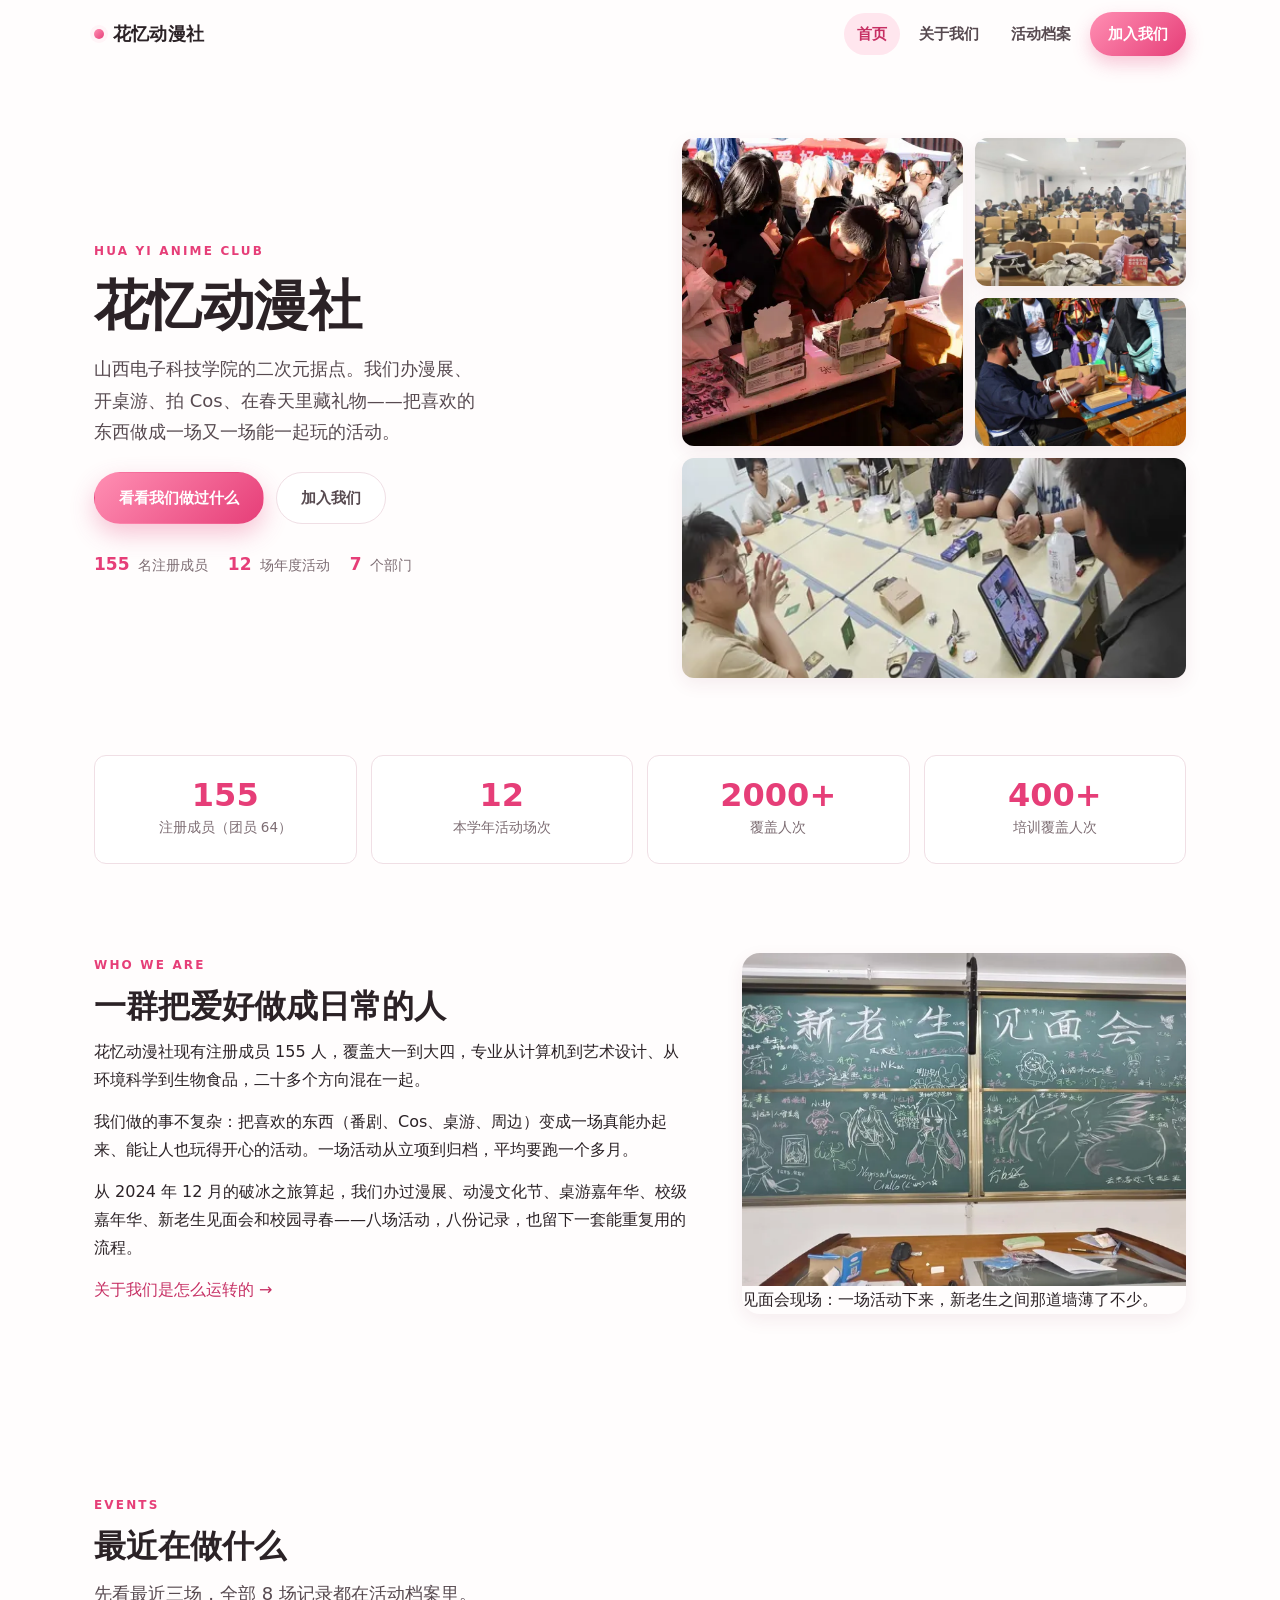
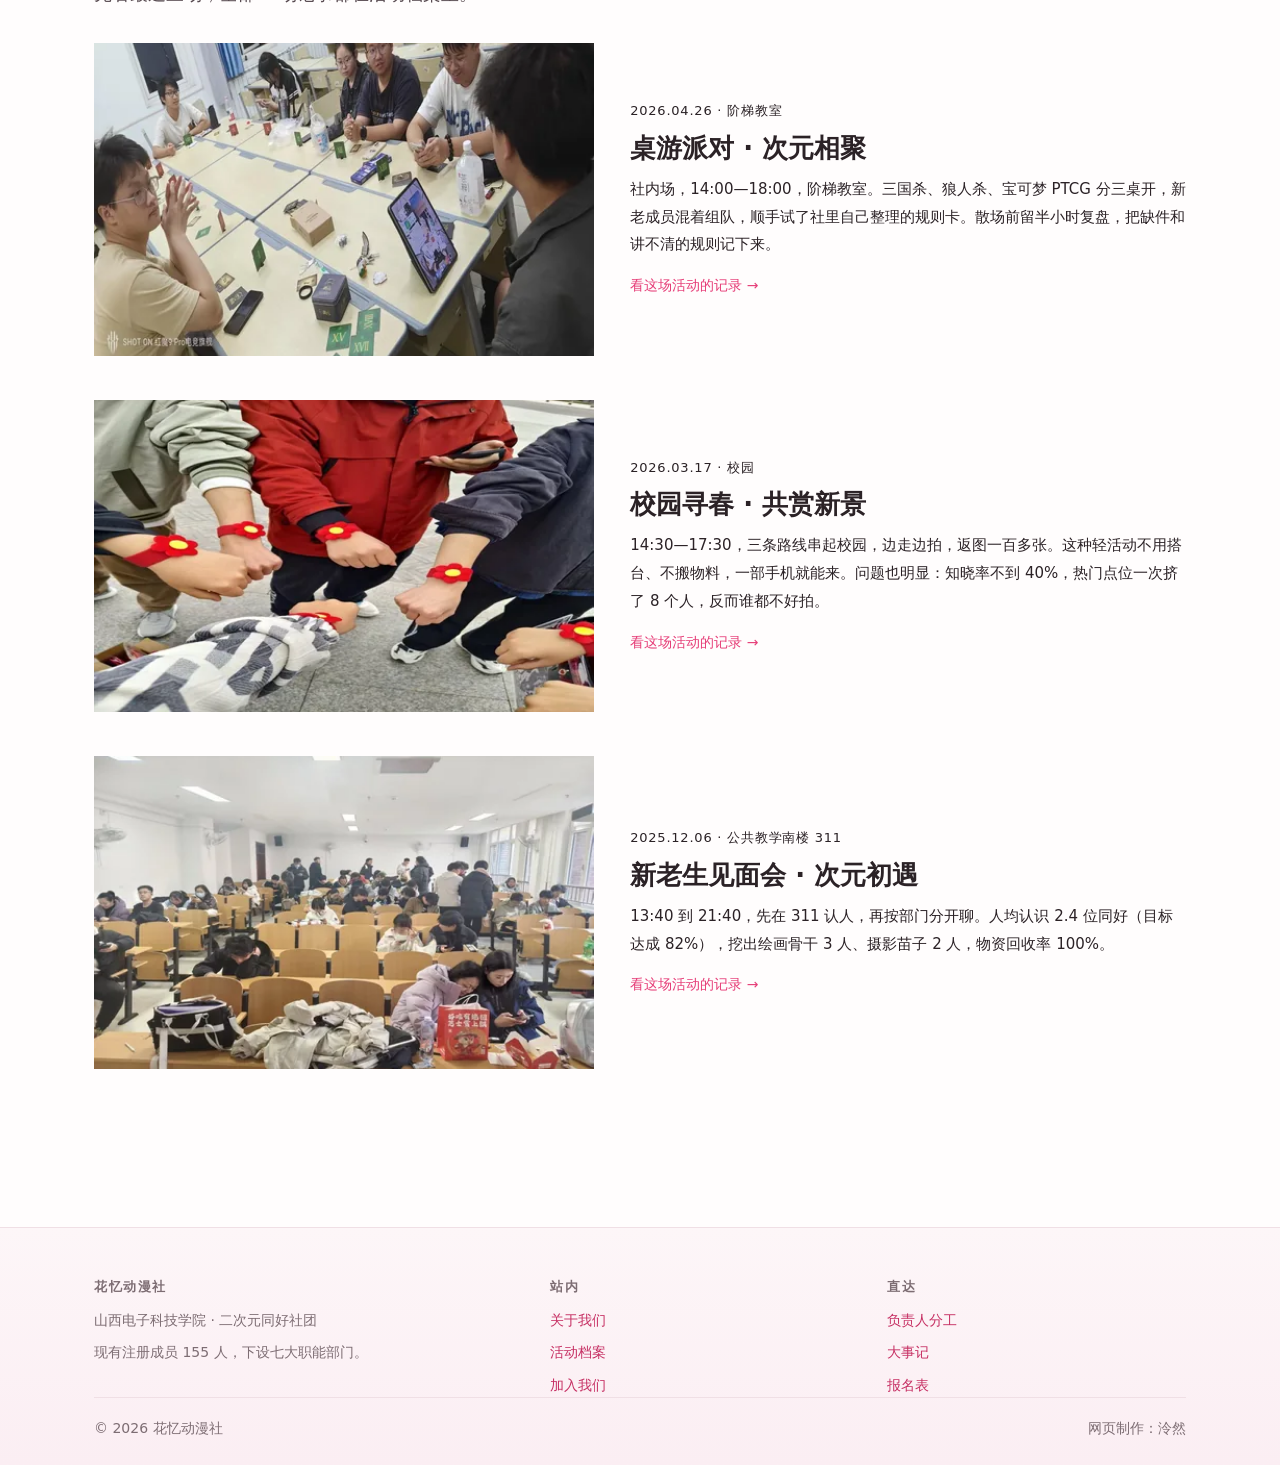
<file: index.html>
<!DOCTYPE html>
<html lang="zh-CN">
<head>
<meta charset="UTF-8">
<meta name="viewport" content="width=device-width, initial-scale=1.0, viewport-fit=cover">
<title>花忆动漫社 · 山西电子科技学院</title>
<meta name="description" content="山西电子科技学院花忆动漫社：漫展、桌游、Cos、宅舞、绘画、配音、摄影。现有注册成员 155 人，本学年 12 场活动、覆盖 2000 余人次。">
<meta property="og:type" content="website">
<meta property="og:title" content="花忆动漫社 · 山西电子科技学院">
<meta property="og:description" content="一个以动漫为核心的综合兴趣社团：漫展、桌游、Cos、宅舞、绘画、配音、摄影。">
<meta property="og:image" content="images/og-cover.jpg">
<meta name="theme-color" content="#fff4f7">
<link rel="icon" href="images/og-cover.jpg">
<script>document.documentElement.classList.add('js');</script>
<link rel="stylesheet" href="style.css">
</head>
<body>
<a class="skip-link" href="#main">跳到主要内容</a>

<header class="site-header" id="site-header">
  <div class="container header-inner">
    <a class="brand" href="index.html"><span class="brand-dot" aria-hidden="true"></span>花忆动漫社</a>
    <button class="menu-toggle" id="menu-toggle" aria-expanded="false" aria-controls="site-nav" aria-label="打开导航菜单">☰</button>
    <nav class="site-nav" id="site-nav" aria-label="主导航">
      <ul>
        <li><a href="index.html" class="is-active" aria-current="page">首页</a></li>
        <li><a href="about.html">关于我们</a></li>
        <li><a href="activities.html">活动档案</a></li>
        <li><a href="join.html" class="nav-cta">加入我们</a></li>
      </ul>
    </nav>
  </div>
</header>

<main id="main">

  <!-- 首屏 -->
  <section class="hero">
    <div class="container hero-grid">
      <div class="hero-copy">
        <p class="eyebrow">Hua Yi Anime Club</p>
        <h1>花忆动漫社</h1>
        <p class="lead">山西电子科技学院的二次元据点。我们办漫展、开桌游、拍 Cos、在春天里藏礼物——把喜欢的东西做成一场又一场能一起玩的活动。</p>
        <div class="btn-row">
          <a class="btn btn-primary" href="activities.html">看看我们做过什么</a>
          <a class="btn btn-ghost" href="join.html">加入我们</a>
        </div>
        <ul class="hero-facts">
          <li><b>155</b> 名注册成员</li>
          <li><b>12</b> 场年度活动</li>
          <li><b>7</b> 个部门</li>
        </ul>
      </div>

      <div class="hero-collage">
        <figure class="hc1">
          <img src="images/opt/booth-01-1200.webp"
               srcset="images/opt/booth-01-768.webp 768w, images/opt/booth-01-1200.webp 1200w"
               sizes="(max-width: 900px) 92vw, 300px"
               width="1920" height="1280" fetchpriority="high" decoding="async"
               alt="社团招新摊位前的同学">
        </figure>
        <figure class="hc2">
          <img src="images/opt/meet-1-768.webp"
               srcset="images/opt/meet-1-480.webp 480w, images/opt/meet-1-768.webp 768w"
               sizes="(max-width: 900px) 44vw, 150px"
               width="1351" height="866" decoding="async"
               alt="见面会现场的黑板报">
        </figure>
        <figure class="hc3">
          <img src="images/opt/manzhan-1-768.webp"
               srcset="images/opt/manzhan-1-480.webp 480w, images/opt/manzhan-1-768.webp 768w"
               sizes="(max-width: 900px) 44vw, 150px"
               width="1165" height="772" decoding="async"
               alt="漫展现场的 Cos 社员">
        </figure>
        <figure class="hc4">
          <img src="images/opt/zhuoyou-1-768.webp"
               srcset="images/opt/zhuoyou-1-480.webp 480w, images/opt/zhuoyou-1-768.webp 768w"
               sizes="(max-width: 900px) 92vw, 300px"
               width="1165" height="772" decoding="async"
               alt="桌游活动现场">
        </figure>
      </div>
    </div>
  </section>

  <!-- 数字 -->
  <section class="stats-band" aria-label="社团数据">
    <ul class="container stats">
      <li class="stat"><b>155</b><span>注册成员（团员 64）</span></li>
      <li class="stat"><b>12</b><span>本学年活动场次</span></li>
      <li class="stat"><b>2000+</b><span>覆盖人次</span></li>
      <li class="stat"><b>400+</b><span>培训覆盖人次</span></li>
    </ul>
  </section>

  <!-- 简介 -->
  <section class="section">
    <div class="container">
      <div class="brief">
        <div>
          <p class="eyebrow">Who we are</p>
          <h2>一群把爱好做成日常的人</h2>
          <p>花忆动漫社现有注册成员 155 人，覆盖大一到大四，专业从计算机到艺术设计、从环境科学到生物食品，二十多个方向混在一起。</p>
          <p>我们做的事不复杂：把喜欢的东西（番剧、Cos、桌游、周边）变成一场真能办起来、能让人也玩得开心的活动。一场活动从立项到归档，平均要跑一个多月。</p>
          <p>从 2024 年 12 月的破冰之旅算起，我们办过漫展、动漫文化节、桌游嘉年华、校级嘉年华、新老生见面会和校园寻春——八场活动，八份记录，也留下一套能重复用的流程。</p>
          <p><a class="text-link" href="about.html">关于我们是怎么运转的 →</a></p>
        </div>
        <figure>
          <img src="images/opt/meet-2-1200.webp"
               srcset="images/opt/meet-2-768.webp 768w, images/opt/meet-2-1200.webp 1200w"
               sizes="(max-width: 900px) 92vw, 520px"
               width="1350" height="866" loading="lazy" decoding="async"
               alt="见面会现场社员围坐">
          <figcaption>见面会现场：一场活动下来，新老生之间那道墙薄了不少。</figcaption>
        </figure>
      </div>
    </div>
  </section>

  <!-- 三场活动 -->
  <section class="section section-alt">
    <div class="container">
      <p class="eyebrow">Events</p>
      <h2>最近在做什么</h2>
      <p class="lead">先看最近三场，全部 8 场记录都在活动档案里。</p>
      <div class="picks">
        <article class="pick">
          <a href="activities.html#zhuoyou">
            <img src="images/opt/zhuoyou-1-768.webp"
                 srcset="images/opt/zhuoyou-1-480.webp 480w, images/opt/zhuoyou-1-768.webp 768w"
                 sizes="(max-width: 760px) 92vw, 340px"
                 width="1165" height="772" loading="lazy" decoding="async"
                 alt="桌游派对现场">
            <div class="pick-body">
              <p class="pick-meta">2026.04.26 · 阶梯教室</p>
              <h3>桌游派对 · 次元相聚</h3>
              <p>社内场，14:00—18:00，阶梯教室。三国杀、狼人杀、宝可梦 PTCG 分三桌开，新老成员混着组队，顺手试了社里自己整理的规则卡。散场前留半小时复盘，把缺件和讲不清的规则记下来。</p>
              <span class="pick-more">看这场活动的记录 →</span>
            </div>
          </a>
        </article>

        <article class="pick">
          <a href="activities.html#shangchun">
            <img src="images/opt/spring-1-768.webp"
                 srcset="images/opt/spring-1-480.webp 480w, images/opt/spring-1-768.webp 768w"
                 sizes="(max-width: 760px) 92vw, 340px"
                 width="1351" height="866" loading="lazy" decoding="async"
                 alt="校园寻春活动现场">
            <div class="pick-body">
              <p class="pick-meta">2026.03.17 · 校园</p>
              <h3>校园寻春 · 共赏新景</h3>
              <p>14:30—17:30，三条路线串起校园，边走边拍，返图一百多张。这种轻活动不用搭台、不搬物料，一部手机就能来。问题也明显：知晓率不到 40%，热门点位一次挤了 8 个人，反而谁都不好拍。</p>
              <span class="pick-more">看这场活动的记录 →</span>
            </div>
          </a>
        </article>

        <article class="pick">
          <a href="activities.html#meet">
            <img src="images/opt/meet-1-768.webp"
                 srcset="images/opt/meet-1-480.webp 480w, images/opt/meet-1-768.webp 768w"
                 sizes="(max-width: 760px) 92vw, 340px"
                 width="1235" height="951" loading="lazy" decoding="async"
                 alt="新老生见面会现场">
            <div class="pick-body">
              <p class="pick-meta">2025.12.06 · 公共教学南楼 311</p>
              <h3>新老生见面会 · 次元初遇</h3>
              <p>13:40 到 21:40，先在 311 认人，再按部门分开聊。人均认识 2.4 位同好（目标达成 82%），挖出绘画骨干 3 人、摄影苗子 2 人，物资回收率 100%。</p>
              <span class="pick-more">看这场活动的记录 →</span>
            </div>
          </a>
        </article>
      </div>
    </div>
  </section>

</main>

<footer class="site-footer">
  <div class="container">
    <div class="footer-grid">
      <div>
        <h4>花忆动漫社</h4>
        <p>山西电子科技学院 · 二次元同好社团</p>
        <p>现有注册成员 155 人，下设七大职能部门。</p>
      </div>
      <div>
        <h4>站内</h4>
        <ul>
          <li><a href="about.html">关于我们</a></li>
          <li><a href="activities.html">活动档案</a></li>
            <li><a href="join.html">加入我们</a></li>
        </ul>
      </div>
      <div>
        <h4>直达</h4>
        <ul>
          <li><a href="about.html#team">负责人分工</a></li>
          <li><a href="about.html#timeline">大事记</a></li>
          <li><a href="join.html#form">报名表</a></li>
        </ul>
      </div>
    </div>
    <p class="footer-bottom"><span>© 2026 花忆动漫社</span><span>网页制作：泠然</span></p>
  </div>
</footer>

<button class="to-top" id="to-top" aria-label="回到顶部">↑</button>

<script src="script.js" defer></script>
</body>
</html>
</file>
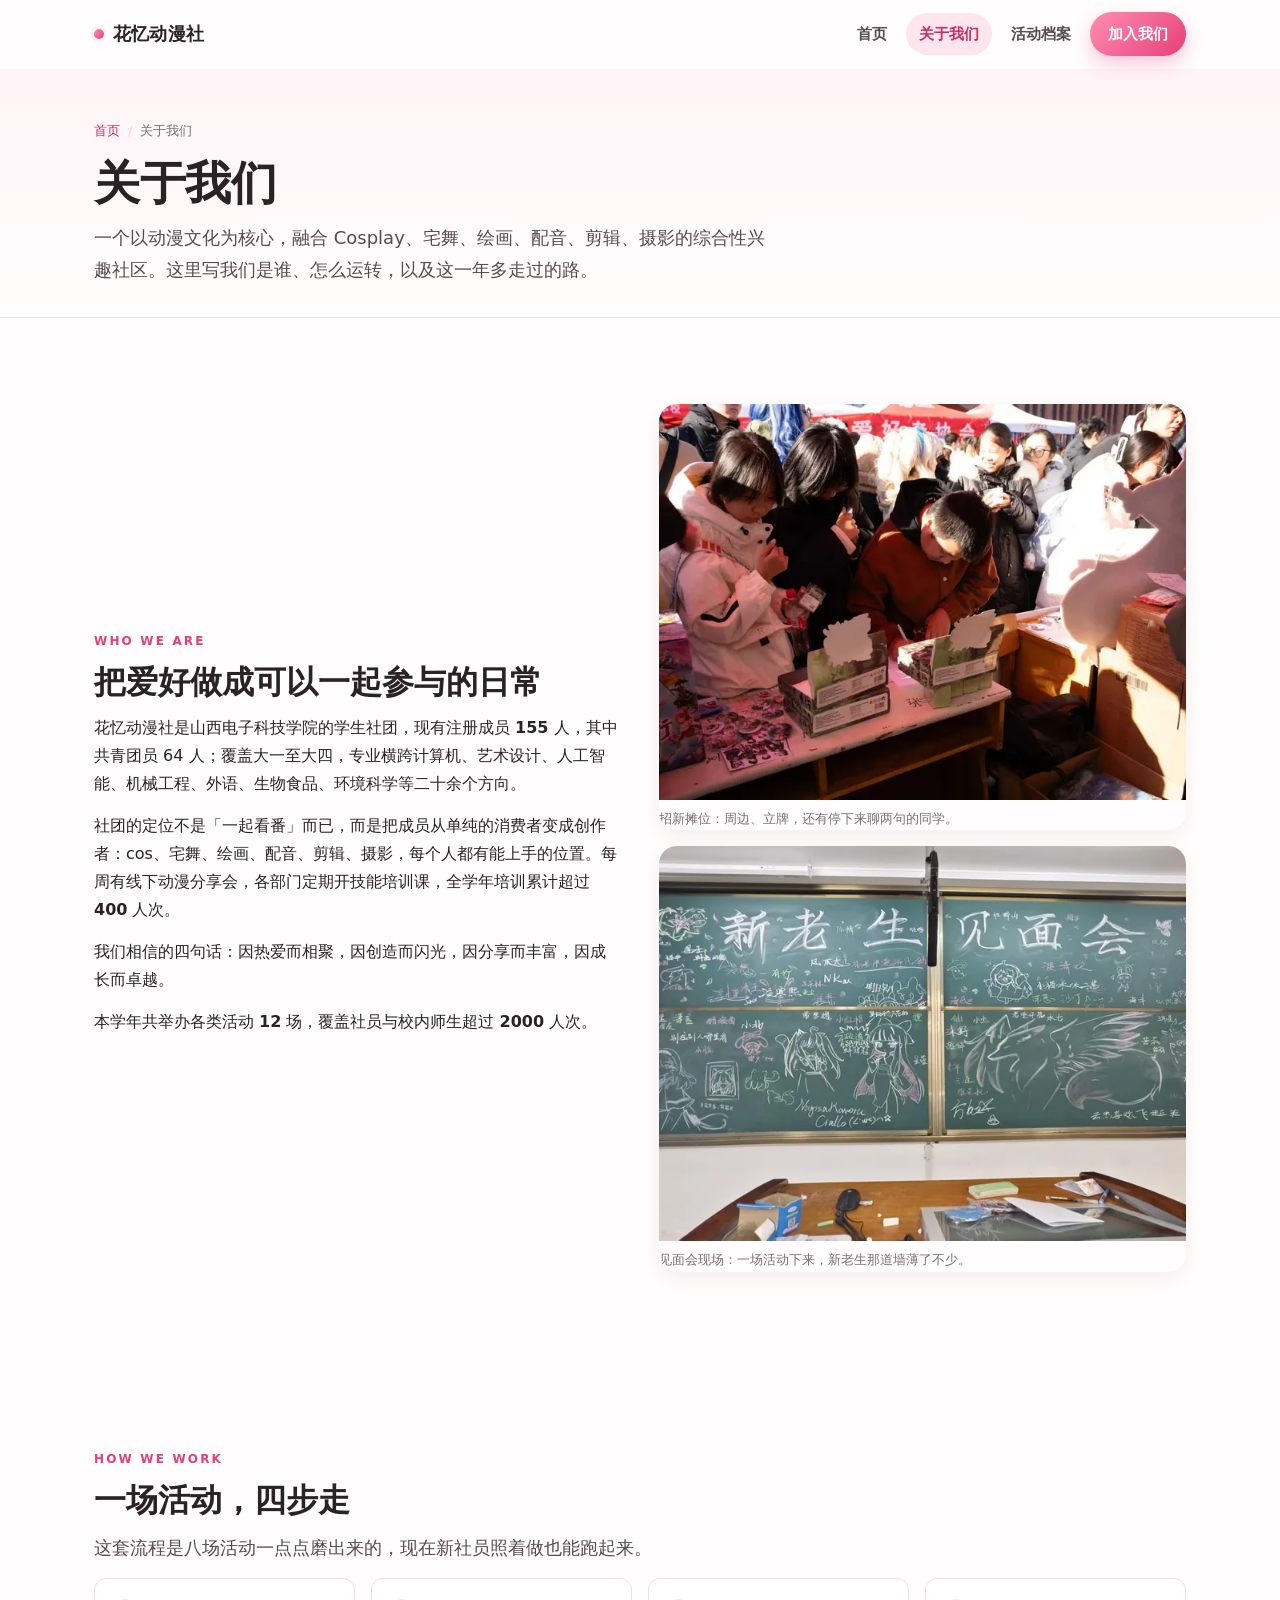
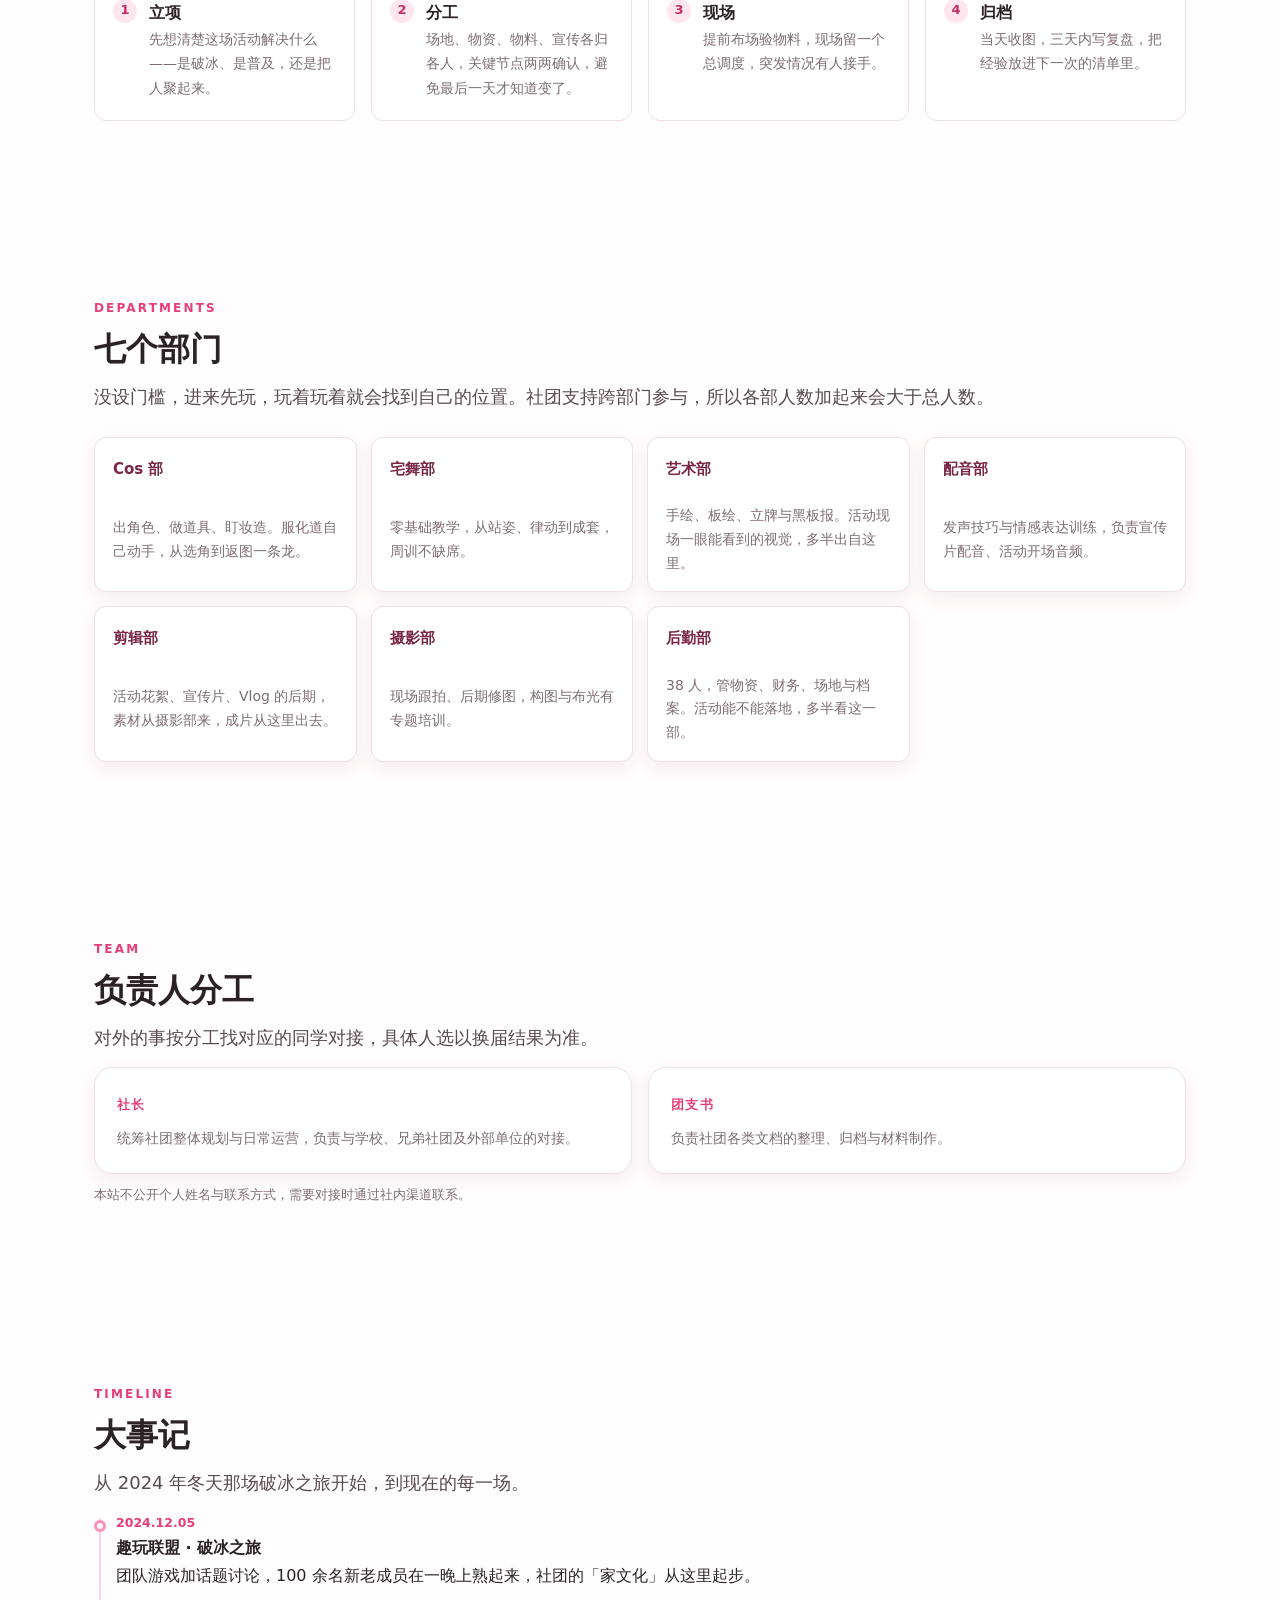
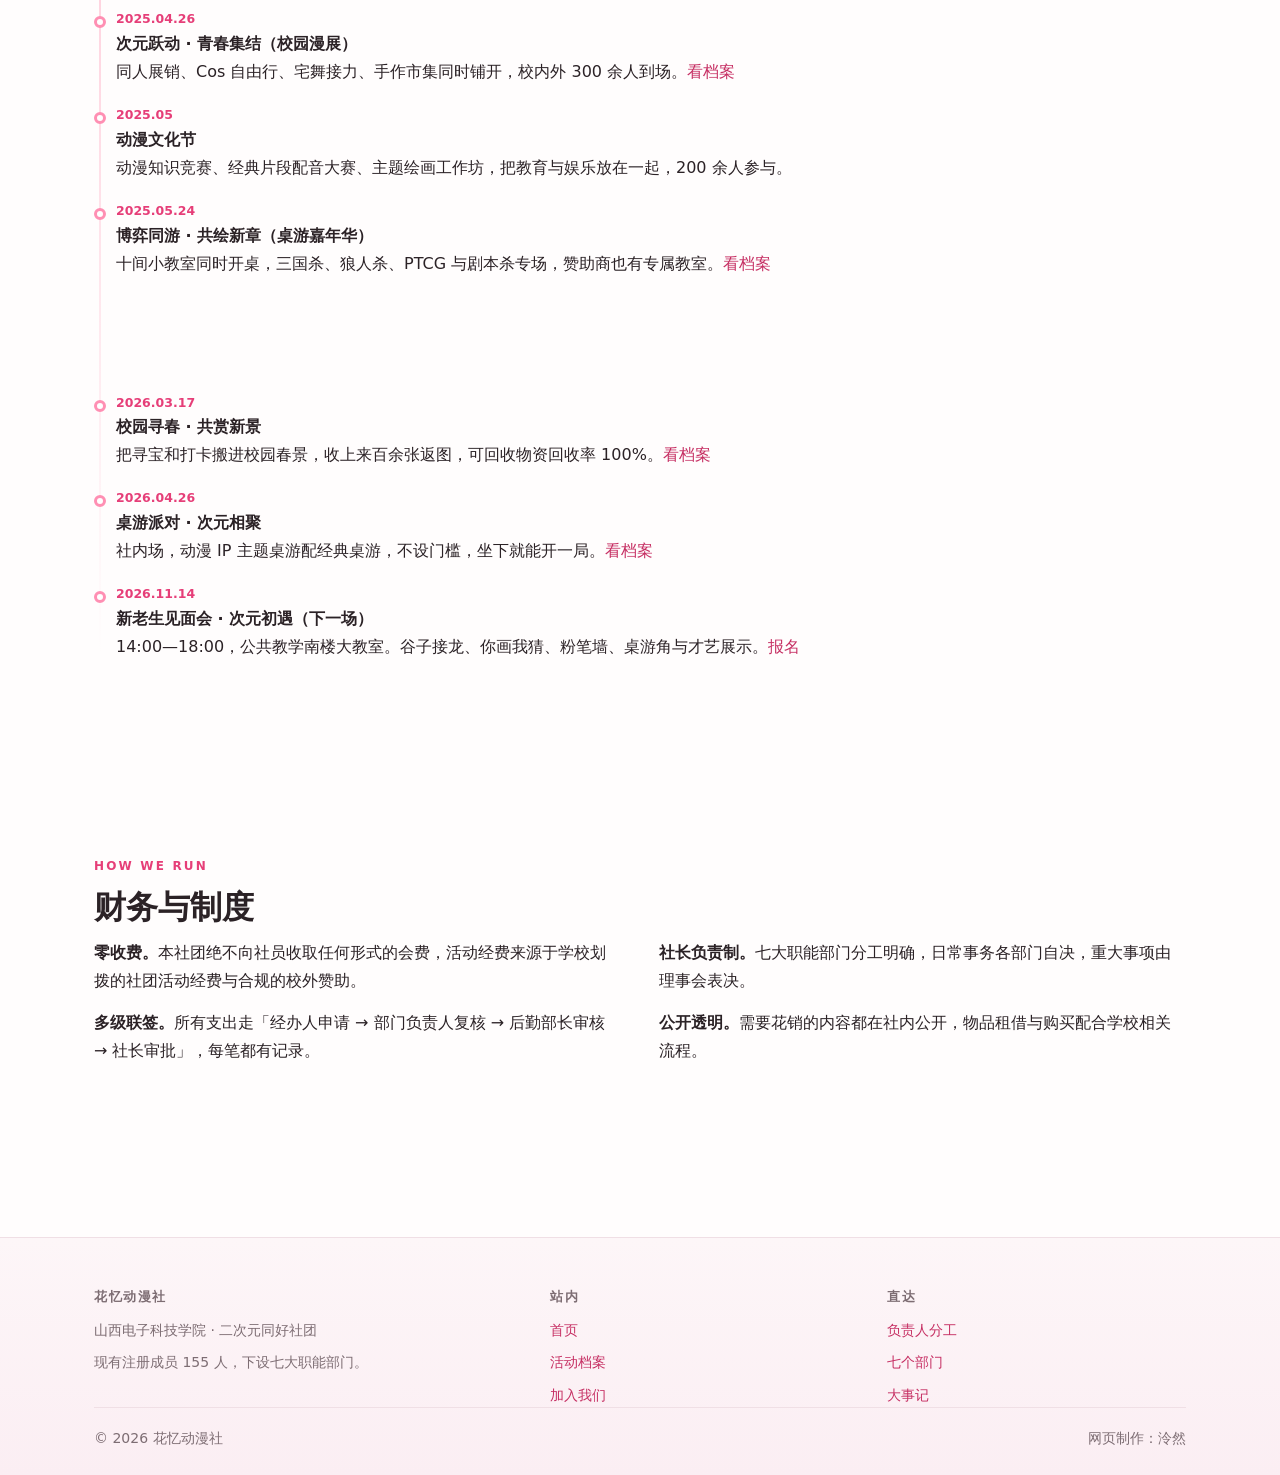
<file: about.html>
<!DOCTYPE html>
<html lang="zh-CN">
<head>
<meta charset="UTF-8">
<meta name="viewport" content="width=device-width, initial-scale=1.0, viewport-fit=cover">
<title>关于我们 · 花忆动漫社</title>
<meta name="description" content="花忆动漫社：以动漫为桥梁的综合性兴趣社团，现有注册成员 155 人，下设七个部门。这里是我们的来历、架构、负责人和大事记。">
<meta property="og:type" content="website">
<meta property="og:title" content="关于我们 · 花忆动漫社">
<meta property="og:description" content="155 名注册成员，七个部门，从破冰之旅到校园漫展，一年十二场活动。">
<meta property="og:image" content="images/og-cover.jpg">
<meta name="theme-color" content="#fff4f7">
<link rel="icon" href="images/og-cover.jpg">
<script>document.documentElement.classList.add('js');</script>
<link rel="stylesheet" href="style.css">
</head>
<body>
<a class="skip-link" href="#main">跳到主要内容</a>

<header class="site-header" id="site-header">
  <div class="container header-inner">
    <a class="brand" href="index.html"><span class="brand-dot" aria-hidden="true"></span>花忆动漫社</a>
    <button class="menu-toggle" id="menu-toggle" aria-expanded="false" aria-controls="site-nav" aria-label="打开导航菜单">☰</button>
    <nav class="site-nav" id="site-nav" aria-label="主导航">
      <ul>
        <li><a href="index.html">首页</a></li>
        <li><a href="about.html" class="is-active" aria-current="page">关于我们</a></li>
        <li><a href="activities.html">活动档案</a></li>
        <li><a href="join.html" class="nav-cta">加入我们</a></li>
      </ul>
    </nav>
  </div>
</header>

<main id="main">

  <section class="page-hero">
    <div class="container">
      <ul class="breadcrumb">
        <li><a href="index.html">首页</a></li>
        <li>关于我们</li>
      </ul>
      <h1>关于我们</h1>
      <p class="lead">一个以动漫文化为核心，融合 Cosplay、宅舞、绘画、配音、剪辑、摄影的综合性兴趣社区。这里写我们是谁、怎么运转，以及这一年多走过的路。</p>
    </div>
  </section>

  <!-- 我们是谁 -->
  <section class="section">
    <div class="container">
      <div class="two-col">
        <div>
          <p class="eyebrow">Who we are</p>
          <h2>把爱好做成可以一起参与的日常</h2>
          <p>花忆动漫社是山西电子科技学院的学生社团，现有注册成员 <b>155</b> 人，其中共青团员 64 人；覆盖大一至大四，专业横跨计算机、艺术设计、人工智能、机械工程、外语、生物食品、环境科学等二十余个方向。</p>
          <p>社团的定位不是「一起看番」而已，而是把成员从单纯的消费者变成创作者：cos、宅舞、绘画、配音、剪辑、摄影，每个人都有能上手的位置。每周有线下动漫分享会，各部门定期开技能培训课，全学年培训累计超过 <b>400</b> 人次。</p>
          <p>我们相信的四句话：因热爱而相聚，因创造而闪光，因分享而丰富，因成长而卓越。</p>
          <p>本学年共举办各类活动 <b>12</b> 场，覆盖社员与校内师生超过 <b>2000</b> 人次。</p>
        </div>
        <div class="two-col-media">
          <figure>
            <img src="images/opt/booth-01-1200.webp"
                 srcset="images/opt/booth-01-768.webp 768w, images/opt/booth-01-1200.webp 1200w"
                 sizes="(max-width: 900px) 92vw, 460px"
                 width="1920" height="1280" loading="lazy" decoding="async"
                 alt="招新摊位前，社员给同学介绍周边">
            <figcaption>招新摊位：周边、立牌，还有停下来聊两句的同学。</figcaption>
          </figure>
          <figure>
            <img src="images/opt/meet-2-1200.webp"
                 srcset="images/opt/meet-2-768.webp 768w, images/opt/meet-2-1200.webp 1200w"
                 sizes="(max-width: 900px) 92vw, 460px"
                 width="1350" height="866" loading="lazy" decoding="async"
                 alt="见面会现场，社员围坐交流">
            <figcaption>见面会现场：一场活动下来，新老生那道墙薄了不少。</figcaption>
          </figure>
        </div>
      </div>
    </div>
  </section>

  <!-- 一场活动四步走 -->
  <section class="section section-alt">
    <div class="container">
      <p class="eyebrow">How we work</p>
      <h2>一场活动，四步走</h2>
      <p class="lead">这套流程是八场活动一点点磨出来的，现在新社员照着做也能跑起来。</p>
      <ol class="steps">
        <li>
          <b>立项</b>
          <p>先想清楚这场活动解决什么——是破冰、是普及，还是把人聚起来。</p>
        </li>
        <li>
          <b>分工</b>
          <p>场地、物资、物料、宣传各归各人，关键节点两两确认，避免最后一天才知道变了。</p>
        </li>
        <li>
          <b>现场</b>
          <p>提前布场验物料，现场留一个总调度，突发情况有人接手。</p>
        </li>
        <li>
          <b>归档</b>
          <p>当天收图，三天内写复盘，把经验放进下一次的清单里。</p>
        </li>
      </ol>
    </div>
  </section>

  <!-- 七个部门 -->
  <section class="section" id="departments">
    <div class="container">
      <p class="eyebrow">Departments</p>
      <h2>七个部门</h2>
      <p class="lead">没设门槛，进来先玩，玩着玩着就会找到自己的位置。社团支持跨部门参与，所以各部人数加起来会大于总人数。</p>
      <div class="dept-grid">
        <article class="dept">
          <b>Cos 部</b>
          <p>出角色、做道具、盯妆造。服化道自己动手，从选角到返图一条龙。</p>
        </article>
        <article class="dept">
          <b>宅舞部</b>
          <p>零基础教学，从站姿、律动到成套，周训不缺席。</p>
        </article>
        <article class="dept">
          <b>艺术部</b>
          <p>手绘、板绘、立牌与黑板报。活动现场一眼能看到的视觉，多半出自这里。</p>
        </article>
        <article class="dept">
          <b>配音部</b>
          <p>发声技巧与情感表达训练，负责宣传片配音、活动开场音频。</p>
        </article>
        <article class="dept">
          <b>剪辑部</b>
          <p>活动花絮、宣传片、Vlog 的后期，素材从摄影部来，成片从这里出去。</p>
        </article>
        <article class="dept">
          <b>摄影部</b>
          <p>现场跟拍、后期修图，构图与布光有专题培训。</p>
        </article>
        <article class="dept">
          <b>后勤部</b>
          <p>38 人，管物资、财务、场地与档案。活动能不能落地，多半看这一部。</p>
        </article>
      </div>
    </div>
  </section>

  <!-- 现任负责人 -->
  <section class="section section-alt" id="team">
    <div class="container">
      <p class="eyebrow">Team</p>
      <h2>负责人分工</h2>
      <p class="lead">对外的事按分工找对应的同学对接，具体人选以换届结果为准。</p>
      <div class="team">
        <article class="member">
          <span class="role">社长</span>
          <p class="duty">统筹社团整体规划与日常运营，负责与学校、兄弟社团及外部单位的对接。</p>
        </article>
        <article class="member">
          <span class="role">团支书</span>
          <p class="duty">负责社团各类文档的整理、归档与材料制作。</p>
        </article>
      </div>
      <p class="small-note">本站不公开个人姓名与联系方式，需要对接时通过社内渠道联系。</p>
    </div>
  </section>

  <!-- 大事记 -->
  <section class="section" id="timeline">
    <div class="container">
      <p class="eyebrow">Timeline</p>
      <h2>大事记</h2>
      <p class="lead">从 2024 年冬天那场破冰之旅开始，到现在的每一场。</p>
      <ol class="timeline">
        <li>
          <time datetime="2024-12-05">2024.12.05</time>
          <div>
            <b>趣玩联盟 · 破冰之旅</b>
            <p>团队游戏加话题讨论，100 余名新老成员在一晚上熟起来，社团的「家文化」从这里起步。</p>
          </div>
        </li>
        <li>
          <time datetime="2025-04-26">2025.04.26</time>
          <div>
            <b>次元跃动 · 青春集结（校园漫展）</b>
            <p>同人展销、Cos 自由行、宅舞接力、手作市集同时铺开，校内外 300 余人到场。<a href="activities.html#manzhan">看档案</a></p>
          </div>
        </li>
        <li>
          <time datetime="2025-05">2025.05</time>
          <div>
            <b>动漫文化节</b>
            <p>动漫知识竞赛、经典片段配音大赛、主题绘画工作坊，把教育与娱乐放在一起，200 余人参与。</p>
          </div>
        </li>
        <li>
          <time datetime="2025-05-24">2025.05.24</time>
          <div>
            <b>博弈同游 · 共绘新章（桌游嘉年华）</b>
            <p>十间小教室同时开桌，三国杀、狼人杀、PTCG 与剧本杀专场，赞助商也有专属教室。<a href="activities.html#boyi">看档案</a></p>
          </div>
        </li>
        <li>
          <time datetime="2025-12-06">2025.12.06</time>
          <div>
            <b>新老生见面会 · 次元初遇</b>
            <p>70 人到场，人均认识 2.4 名同好，还从游戏里挖出了绘画骨干 3 人、摄影苗子 2 人。<a href="activities.html#meet">看档案</a></p>
          </div>
        </li>
        <li>
          <time datetime="2026-03-17">2026.03.17</time>
          <div>
            <b>校园寻春 · 共赏新景</b>
            <p>把寻宝和打卡搬进校园春景，收上来百余张返图，可回收物资回收率 100%。<a href="activities.html#shangchun">看档案</a></p>
          </div>
        </li>
        <li>
          <time datetime="2026-04-26">2026.04.26</time>
          <div>
            <b>桌游派对 · 次元相聚</b>
            <p>社内场，动漫 IP 主题桌游配经典桌游，不设门槛，坐下就能开一局。<a href="activities.html#zhuoyou">看档案</a></p>
          </div>
        </li>
        <li class="is-next">
          <time datetime="2026-11-14">2026.11.14</time>
          <div>
            <b>新老生见面会 · 次元初遇（下一场）</b>
            <p>14:00—18:00，公共教学南楼大教室。谷子接龙、你画我猜、粉笔墙、桌游角与才艺展示。<a href="join.html#form">报名</a></p>
          </div>
        </li>
      </ol>
    </div>
  </section>

  <!-- 制度 -->
  <section class="section section-alt">
    <div class="container">
      <p class="eyebrow">How we run</p>
      <h2>财务与制度</h2>
      <div class="two-col">
        <div>
          <p><b>零收费。</b>本社团绝不向社员收取任何形式的会费，活动经费来源于学校划拨的社团活动经费与合规的校外赞助。</p>
          <p><b>多级联签。</b>所有支出走「经办人申请 → 部门负责人复核 → 后勤部长审核 → 社长审批」，每笔都有记录。</p>
        </div>
        <div>
          <p><b>社长负责制。</b>七大职能部门分工明确，日常事务各部门自决，重大事项由理事会表决。</p>
          <p><b>公开透明。</b>需要花销的内容都在社内公开，物品租借与购买配合学校相关流程。</p>
        </div>
      </div>
    </div>
  </section>

</main>

<footer class="site-footer">
  <div class="container">
    <div class="footer-grid">
      <div>
        <h4>花忆动漫社</h4>
        <p>山西电子科技学院 · 二次元同好社团</p>
        <p>现有注册成员 155 人，下设七大职能部门。</p>
      </div>
      <div>
        <h4>站内</h4>
        <ul>
          <li><a href="index.html">首页</a></li>
          <li><a href="activities.html">活动档案</a></li>
            <li><a href="join.html">加入我们</a></li>
        </ul>
      </div>
      <div>
        <h4>直达</h4>
        <ul>
          <li><a href="#team">负责人分工</a></li>
          <li><a href="#departments">七个部门</a></li>
          <li><a href="#timeline">大事记</a></li>
        </ul>
      </div>
    </div>
    <p class="footer-bottom"><span>© 2026 花忆动漫社</span><span>网页制作：泠然</span></p>
  </div>
</footer>

<button class="to-top" id="to-top" aria-label="回到顶部">↑</button>

<script src="script.js" defer></script>
</body>
</html>
</file>
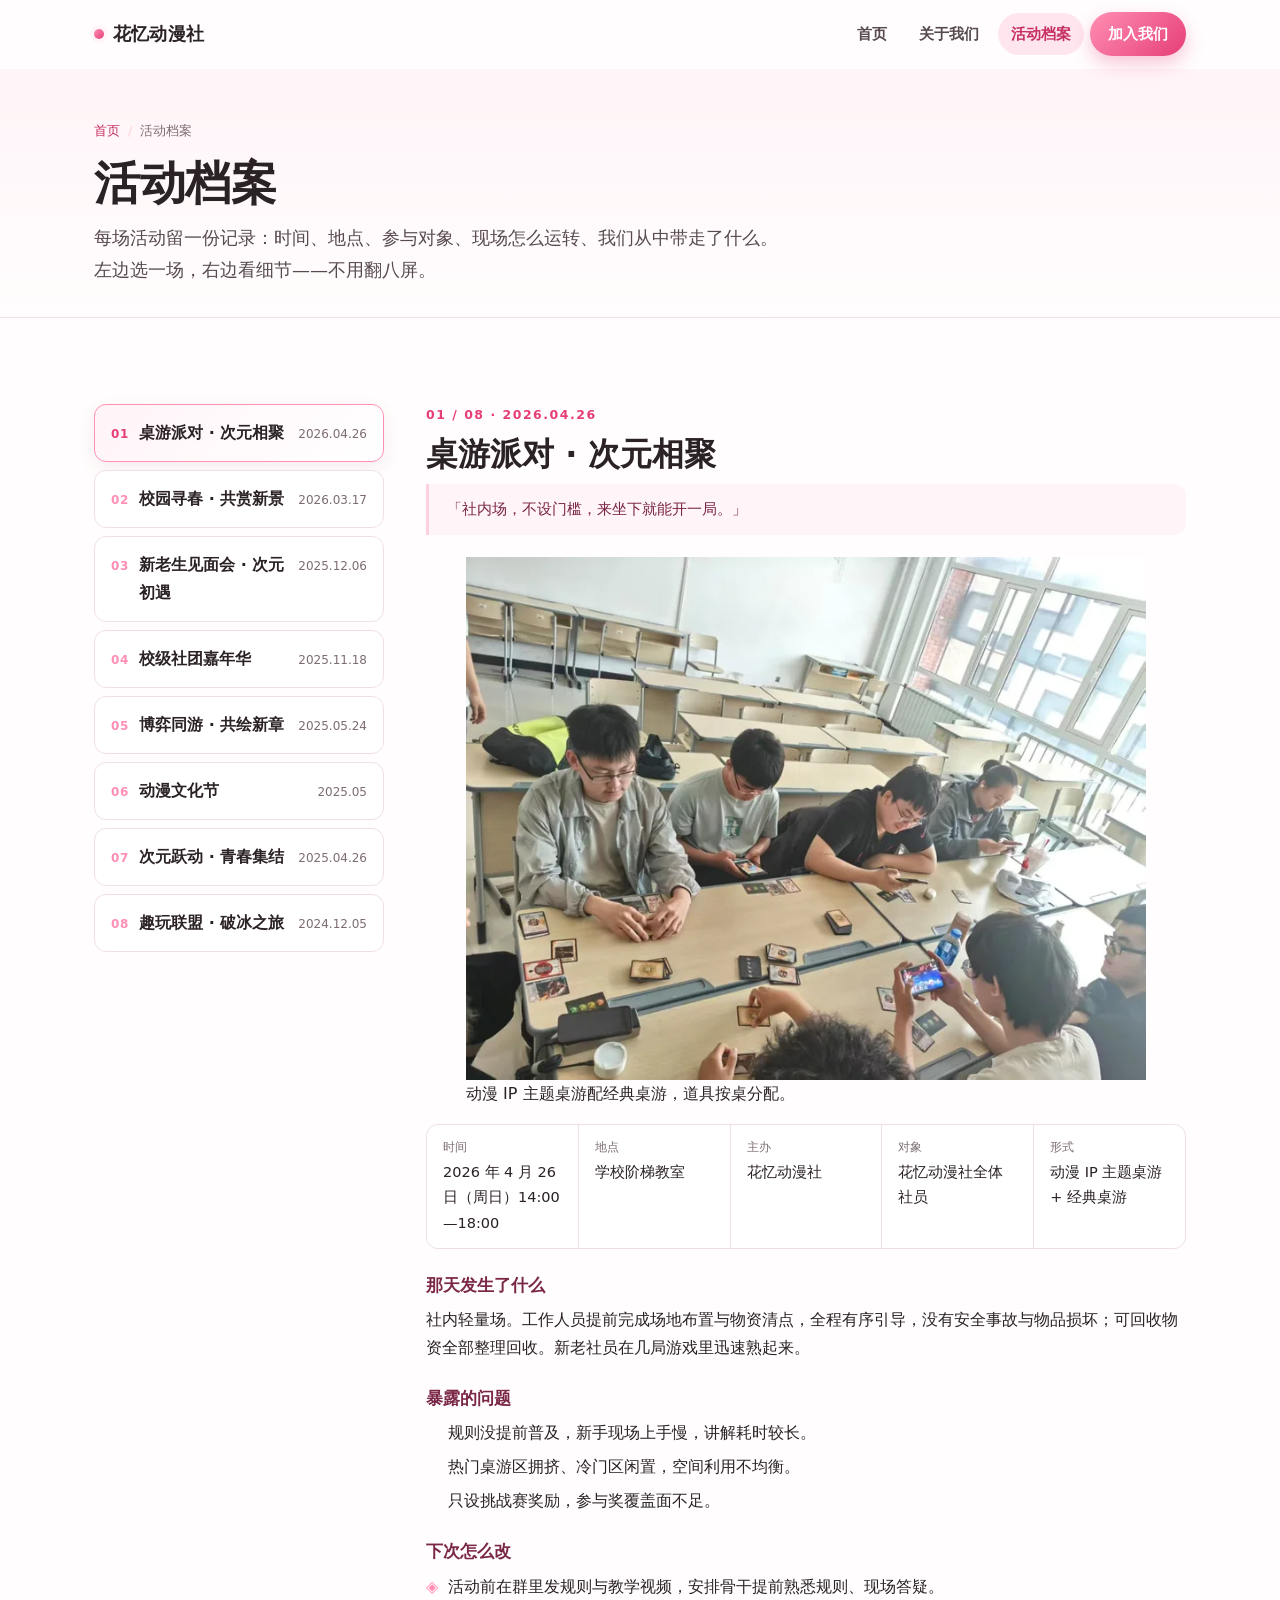
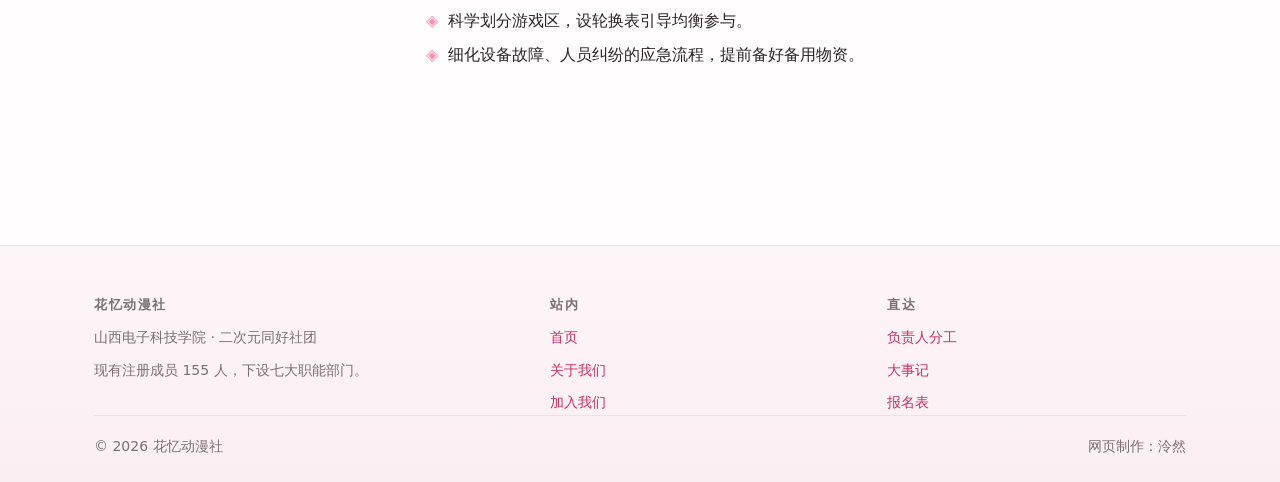
<file: activities.html>
<!DOCTYPE html>
<html lang="zh-CN">
<head>
<meta charset="UTF-8">
<meta name="viewport" content="width=device-width, initial-scale=1.0, viewport-fit=cover">
<title>活动档案 · 花忆动漫社</title>
<meta name="description" content="花忆动漫社八场活动的完整档案：时间、地点、参与对象、现场怎么运转、我们学到什么。每场一份记录，同一页内切换查看。">
<meta property="og:type" content="website">
<meta property="og:title" content="活动档案 · 花忆动漫社">
<meta property="og:description" content="校园漫展、桌游嘉年华、新老生见面会、校园寻春、桌游派对——五份完整记录。">
<meta property="og:image" content="images/og-cover.jpg">
<meta name="theme-color" content="#fff4f7">
<link rel="icon" href="images/og-cover.jpg">
<script>document.documentElement.classList.add('js');</script>
<link rel="stylesheet" href="style.css">
</head>
<body>
<a class="skip-link" href="#main">跳到主要内容</a>

<header class="site-header" id="site-header">
  <div class="container header-inner">
    <a class="brand" href="index.html"><span class="brand-dot" aria-hidden="true"></span>花忆动漫社</a>
    <button class="menu-toggle" id="menu-toggle" aria-expanded="false" aria-controls="site-nav" aria-label="打开导航菜单">☰</button>
    <nav class="site-nav" id="site-nav" aria-label="主导航">
      <ul>
        <li><a href="index.html">首页</a></li>
        <li><a href="about.html">关于我们</a></li>
        <li><a href="activities.html" class="is-active" aria-current="page">活动档案</a></li>
        <li><a href="join.html" class="nav-cta">加入我们</a></li>
      </ul>
    </nav>
  </div>
</header>

<main id="main">

  <section class="page-hero">
    <div class="container">
      <ul class="breadcrumb">
        <li><a href="index.html">首页</a></li>
        <li>活动档案</li>
      </ul>
      <h1>活动档案</h1>
      <p class="lead">每场活动留一份记录：时间、地点、参与对象、现场怎么运转、我们从中带走了什么。左边选一场，右边看细节——不用翻八屏。</p>
    </div>
  </section>

  <section class="section">
    <div class="container">
      <div class="archive" data-archive>

        <div class="archive-nav" role="tablist" aria-orientation="vertical" aria-label="活动列表">
          <a class="act-tab is-active" id="tab-zhuoyou" href="#zhuoyou" role="tab" aria-controls="zhuoyou" aria-selected="true" tabindex="0" data-act="zhuoyou">
            <span class="no">01</span><span class="t">桌游派对 · 次元相聚</span><span class="d">2026.04.26</span>
          </a>
          <a class="act-tab" id="tab-shangchun" href="#shangchun" role="tab" aria-controls="shangchun" aria-selected="false" tabindex="-1" data-act="shangchun">
            <span class="no">02</span><span class="t">校园寻春 · 共赏新景</span><span class="d">2026.03.17</span>
          </a>
          <a class="act-tab" id="tab-meet" href="#meet" role="tab" aria-controls="meet" aria-selected="false" tabindex="-1" data-act="meet">
            <span class="no">03</span><span class="t">新老生见面会 · 次元初遇</span><span class="d">2025.12.06</span>
          </a>
          <a class="act-tab" id="tab-jianianhua" href="#jianianhua" role="tab" aria-controls="jianianhua" aria-selected="false" tabindex="-1" data-act="jianianhua">
            <span class="no">04</span><span class="t">校级社团嘉年华</span><span class="d">2025.11.18</span>
          </a>
          <a class="act-tab" id="tab-boyi" href="#boyi" role="tab" aria-controls="boyi" aria-selected="false" tabindex="-1" data-act="boyi">
            <span class="no">05</span><span class="t">博弈同游 · 共绘新章</span><span class="d">2025.05.24</span>
          </a>
          <a class="act-tab" id="tab-wenhua" href="#wenhua" role="tab" aria-controls="wenhua" aria-selected="false" tabindex="-1" data-act="wenhua">
            <span class="no">06</span><span class="t">动漫文化节</span><span class="d">2025.05</span>
          </a>
          <a class="act-tab" id="tab-manzhan" href="#manzhan" role="tab" aria-controls="manzhan" aria-selected="false" tabindex="-1" data-act="manzhan">
            <span class="no">07</span><span class="t">次元跃动 · 青春集结</span><span class="d">2025.04.26</span>
          </a>
          <a class="act-tab" id="tab-pocheng" href="#pocheng" role="tab" aria-controls="pocheng" aria-selected="false" tabindex="-1" data-act="pocheng">
            <span class="no">08</span><span class="t">趣玩联盟 · 破冰之旅</span><span class="d">2024.12.05</span>
          </a>
        </div>

        <div class="archive-panels">
          <p id="act-status" class="sr-only" role="status" aria-live="polite"></p>

          <!-- ================= 01 桌游派对 · 次元相聚 ================= -->          <article class="act-panel is-active" id="zhuoyou" role="tabpanel" aria-labelledby="tab-zhuoyou" tabindex="0" data-act="zhuoyou">
            <header class="panel-head">
              <p class="panel-no">01 / 08 · 2026.04.26</p>
              <h2>桌游派对 · 次元相聚</h2>
              <p class="panel-quote">「社内场，不设门槛，来坐下就能开一局。」</p>
            </header>

            <figure>
              <img src="images/opt/party-1-1200.webp"
                   srcset="images/opt/party-1-768.webp 768w, images/opt/party-1-1200.webp 1200w"
                   sizes="(max-width: 900px) 92vw, 620px"
                   width="1235" height="951" decoding="async"
                   alt="桌游派对现场的牌桌与道具">
              <figcaption>动漫 IP 主题桌游配经典桌游，道具按桌分配。</figcaption>
            </figure>

            <dl class="fact-list">
              <div><dt>时间</dt><dd>2026 年 4 月 26 日（周日）14:00—18:00</dd></div>
              <div><dt>地点</dt><dd>学校阶梯教室</dd></div>
              <div><dt>主办</dt><dd>花忆动漫社</dd></div>
              <div><dt>对象</dt><dd>花忆动漫社全体社员</dd></div>
              <div><dt>形式</dt><dd>动漫 IP 主题桌游 + 经典桌游</dd></div>
            </dl>

            <h3>那天发生了什么</h3>
            <p>社内轻量场。工作人员提前完成场地布置与物资清点，全程有序引导，没有安全事故与物品损坏；可回收物资全部整理回收。新老社员在几局游戏里迅速熟起来。</p>

            <h3>暴露的问题</h3>
            <ul class="ticks">
              <li>规则没提前普及，新手现场上手慢，讲解耗时较长。</li>
              <li>热门桌游区拥挤、冷门区闲置，空间利用不均衡。</li>
              <li>只设挑战赛奖励，参与奖覆盖面不足。</li>
            </ul>

            <h3>下次怎么改</h3>
            <ul class="ticks keep">
              <li>活动前在群里发规则与教学视频，安排骨干提前熟悉规则、现场答疑。</li>
              <li>科学划分游戏区，设轮换表引导均衡参与。</li>
              <li>细化设备故障、人员纠纷的应急流程，提前备好备用物资。</li>
            </ul>
          </article>

          <!-- ================= 02 校园寻春 · 共赏新景 ================= -->          <article class="act-panel" id="shangchun" role="tabpanel" aria-labelledby="tab-shangchun" tabindex="0" data-act="shangchun">
            <header class="panel-head">
              <p class="panel-no">02 / 08 · 2026.03.17</p>
              <h2>校园寻春 · 共赏新景</h2>
              <p class="panel-quote">「走出教室，在熟悉的校园里发现新的季节。」</p>
            </header>

            <figure>
              <img src="images/opt/spring-1-1200.webp"
                   srcset="images/opt/spring-1-768.webp 768w, images/opt/spring-1-1200.webp 1200w"
                   sizes="(max-width: 900px) 92vw, 620px"
                   width="1351" height="866" decoding="async"
                   alt="校园寻春活动现场">
              <figcaption>寻宝点在草坪、花坛与教学楼周边分散布置。</figcaption>
            </figure>

            <dl class="fact-list">
              <div><dt>时间</dt><dd>2026 年 3 月 17 日（周二）14:30—17:30</dd></div>
              <div><dt>地点</dt><dd>校园区域（草坪、花坛、教学楼周边等春景集中区域）</dd></div>
              <div><dt>主办</dt><dd>花忆动漫社</dd></div>
              <div><dt>对象</dt><dd>全体在校师生</dd></div>
              <div><dt>产出</dt><dd>春日打卡返图百余张</dd></div>
            </dl>

            <h3>那天发生了什么</h3>
            <p>把「寻宝 + 打卡」做成低门槛的户外玩法：礼品分成若干点位藏在春景集中区，参与者在校园里走动、拍照、找点。现场收集师生春日打卡返图百余张，可回收物资回收率 100%，全程没有踩踏、花草损坏、物品遗失。</p>

            <h3>暴露的问题</h3>
            <ul class="ticks">
              <li>点位规划不均：礼品集中在热门春景区，高峰时 8 人同时扎堆，冷僻点位几乎没人。</li>
              <li>宣传覆盖有限：只走班级群和校园公告，没联动校园新媒体，部分师生知晓率不足 40%。</li>
              <li>互动形式单一：只有寻宝核心环节，缺打卡、摄影征集、作品展示等配套。</li>
            </ul>

            <h3>下次怎么改</h3>
            <ul class="ticks keep">
              <li>按人流量与区域面积给春景区域分级分区，均衡投放礼品，设梯度寻宝规则。</li>
              <li>增设春日打卡点、校园春景摄影征集、线上作品投票，做二次传播。</li>
              <li>准备备用礼品，分区域巡查补货，各区域设指引岗。</li>
            </ul>
          </article>

          <!-- ================= 03 新老生见面会 · 次元初遇 ================= -->          <article class="act-panel" id="meet" role="tabpanel" aria-labelledby="tab-meet" tabindex="0" data-act="meet">
            <header class="panel-head">
              <p class="panel-no">03 / 08 · 2025.12.06</p>
              <h2>新老生见面会 · 次元初遇</h2>
              <p class="panel-quote">「一场活动下来，新老生之间那道墙薄了不少。」</p>
            </header>

            <figure>
              <img src="images/opt/meet-1-1200.webp"
                   srcset="images/opt/meet-1-768.webp 768w, images/opt/meet-1-1200.webp 1200w"
                   sizes="(max-width: 900px) 92vw, 620px"
                   width="1351" height="866" decoding="async"
                   alt="见面会现场的黑板报">
              <figcaption>311 教室的黑板报，美术部提前两天画的。</figcaption>
            </figure>

            <dl class="fact-list">
              <div><dt>时间</dt><dd>2025 年 12 月 6 日（周六）13:40—21:40</dd></div>
              <div><dt>地点</dt><dd>公共教学南楼 311 大教室</dd></div>
              <div><dt>主办</dt><dd>花忆动漫社</dd></div>
              <div><dt>对象</dt><dd>2025 级新社员 + 老社员，凭报名表入场</dd></div>
              <div><dt>规模</dt><dd>到场社员 70 人</dd></div>
            </dl>

            <h3>做了什么</h3>
            <p>以「轻社交、深链接」为核心，用谷子接龙和抽奖安利破冰，中间穿插社团介绍、你画我猜、粉笔墙自由作画。人均认识 <b>2.4</b> 名同好，达到「每人至少认识 3 位」目标的 82%；你画我猜环节挖出绘画骨干 3 人、摄影苗子 2 人；吧唧、UNO 等可回收道具回收率 100%。</p>

            <h3>暴露的问题</h3>
            <ul class="ticks">
              <li>时间压缩失衡：社团介绍实际用了 19 分钟，超出预定 4 分钟。</li>
              <li>粉笔墙容量不足：高峰时 5 人同时作画，出现「排队 5 分钟、作画 30 秒」。</li>
              <li>奖品结构单一：抽奖只设吧唧，参与者获得感下降。</li>
              <li>噪音管控不足：桌游区没有隔音，影响其他环节与周边教室。</li>
            </ul>

            <h3>下次怎么改</h3>
            <ul class="ticks keep">
              <li>社团介绍固定为「10 分钟视频 + 5 分钟问答」。</li>
              <li>申请相邻两间教室，粉笔墙分区同步作画。</li>
              <li>丰富奖池，增加多种物料。</li>
              <li>桌游区安排专人实时提醒音量，提前规划独立分区。</li>
            </ul>
          </article>

          <!-- ================= 04 校级社团嘉年华 ================= -->          <article class="act-panel" id="jianianhua" role="tabpanel" aria-labelledby="tab-jianianhua" tabindex="0" data-act="jianianhua">
            <header class="panel-head">
              <p class="panel-no">04 / 08 · 2025.11.18</p>
              <h2>校级社团嘉年华</h2>
              <p class="panel-quote">「校级的大场子，我们把摊位和小舞台一起搬了过去。」</p>
            </header>

            <dl class="fact-list">
              <div><dt>时间</dt><dd>2025 年 11 月 18 日</dd></div>
              <div><dt>性质</dt><dd>校级社团嘉年华</dd></div>
              <div><dt>参与</dt><dd>社团到场 45 人</dd></div>
              <div><dt>形式</dt><dd>展位展示 + 现场互动</dd></div>
            </dl>
            <h3>那天发生了什么</h3>
            <p>作为校级社团嘉年华的参展社团之一，摆了展位，带了周边、立牌和几组小互动；社员陆续到场 45 人，轮班看摊。</p>

            <h3>留下了什么</h3>
            <ul class="ticks keep">
              <li>一次在校级场合露面的机会，不少新同学是这天第一次知道社团。</li>
              <li>和其他社团混场布展的经验：场地怎么分、人流怎么引导。</li>
            </ul>
            <p class="panel-note">这场活动没有留存正式总结文档，以上依据社团大事记与当时的活动通知整理。</p>
          </article>

          <!-- ================= 05 博弈同游 · 共绘新章 ================= -->          <article class="act-panel" id="boyi" role="tabpanel" aria-labelledby="tab-boyi" tabindex="0" data-act="boyi">
            <header class="panel-head">
              <p class="panel-no">05 / 08 · 2025.05.24</p>
              <h2>博弈同游 · 共绘新章</h2>
              <p class="panel-quote">「一间教室一局棋，十间小教室同时开桌。」</p>
            </header>

            <figure>
              <img src="images/opt/zhuoyou-1-1200.webp"
                   srcset="images/opt/zhuoyou-1-768.webp 768w, images/opt/zhuoyou-1-1200.webp 1200w"
                   sizes="(max-width: 900px) 92vw, 620px"
                   width="1165" height="772" decoding="async"
                   alt="桌游活动现场，社员围坐开局">
              <figcaption>十个教室同时开桌，从三国杀到剧本杀。</figcaption>
            </figure>

            <dl class="fact-list">
              <div><dt>时间</dt><dd>2025 年 5 月 24 日（周六）8:00—18:00</dd></div>
              <div><dt>地点</dt><dd>公共教学南楼一楼 10 间小教室</dd></div>
              <div><dt>主办</dt><dd>花忆动漫社</dd></div>
              <div><dt>对象</dt><dd>全校在校学生，可自由报名与现场参与</dd></div>
              <div><dt>内容</dt><dd>《三国杀》《狼人杀》《宝可梦 PTCG》与剧本杀</dd></div>
            </dl>

            <h3>那天发生了什么</h3>
            <p>把一楼十间小教室改成一间间游戏房：101—103 留给赞助商做精准曝光，107—110 改成剧本杀专场，其余教室按游戏类型分开。志愿者与主持人提前做过培训，规则争议、设备故障都在现场被快速处理掉。</p>

            <h3>暴露的问题</h3>
            <ul class="ticks">
              <li>人流分布不均：热门的《狼人杀》教室拥挤，冷门区域 utilization 低，动线设计不足。</li>
              <li>自由参与模式的局限：剧本杀等长时游戏有人临时缺席，流程中断，替补机制没建立。</li>
              <li>物资管理疏漏：活动后期个别卡牌遗失，回收清点没有落实责任制。</li>
              <li>赞助联动不足：赞助商展示区互动形式单一，没能激活关注。</li>
            </ul>

            <h3>下次怎么改</h3>
            <ul class="ticks keep">
              <li>设游戏分区引导牌，按热度动态调整教室容量，增设休息区与咨询点分流。</li>
              <li>长时游戏改预约制，预留替补名单；增设快速入门区，由志愿者简化教学。</li>
              <li>制定道具清单，每间教室指定物资负责人，结束即时核查。</li>
              <li>给赞助商设计互动玩法（如限定卡牌挑战），并提前联合宣传。</li>
            </ul>
          </article>

          <!-- ================= 06 动漫文化节 ================= -->          <article class="act-panel" id="wenhua" role="tabpanel" aria-labelledby="tab-wenhua" tabindex="0" data-act="wenhua">
            <header class="panel-head">
              <p class="panel-no">06 / 08 · 2025.05</p>
              <h2>动漫文化节</h2>
              <p class="panel-quote">「知识竞赛、配音大赛、绘画工作坊，一天里把三种参与方式摆出来。」</p>
            </header>

            <dl class="fact-list">
              <div><dt>时间</dt><dd>2025 年 5 月</dd></div>
              <div><dt>内容</dt><dd>动漫知识竞赛、配音大赛、绘画工作坊</dd></div>
              <div><dt>规模</dt><dd>参与 200 余人</dd></div>
              <div><dt>性质</dt><dd>面向全校的展示型活动</dd></div>
            </dl>
            <h3>那天发生了什么</h3>
            <p>三个板块同时进行：知识竞赛走题板，配音大赛按片段现场配，绘画工作坊提供画材现场画。参与 200 余人，很多是第一次进社团活动的同学。</p>

            <h3>留下了什么</h3>
            <ul class="ticks keep">
              <li>一套可复用的题库和赛制，后面再做竞赛类活动能直接改。</li>
              <li>配音的评分表和流程，以及绘画工作坊的物料清单。</li>
            </ul>
            <p class="panel-note">这场活动没有留存正式总结文档，以上依据社团大事记与当时的活动通知整理。</p>
          </article>

          <!-- ================= 07 次元跃动 · 青春集结 ================= -->          <article class="act-panel" id="manzhan" role="tabpanel" aria-labelledby="tab-manzhan" tabindex="0" data-act="manzhan">
            <header class="panel-head">
              <p class="panel-no">07 / 08 · 2025.04.26</p>
              <h2>次元跃动 · 青春集结</h2>
              <p class="panel-quote">「这是很多同学第一次在校园里，看到成规模的二次元现场。」</p>
            </header>

            <figure>
              <img src="images/opt/manzhan-1-1200.webp"
                   srcset="images/opt/manzhan-1-768.webp 768w, images/opt/manzhan-1-1200.webp 1200w"
                   sizes="(max-width: 900px) 92vw, 620px"
                   width="1165" height="772" decoding="async"
                   alt="漫展现场的 Cos 社员与摊位">
              <figcaption>装甲系 Cos 与道具展示——服化道由社员自己做。</figcaption>
            </figure>

            <dl class="fact-list">
              <div><dt>时间</dt><dd>2025 年 4 月 26 日 8:00—18:00</dd></div>
              <div><dt>地点</dt><dd>学校操场</dd></div>
              <div><dt>主办</dt><dd>花忆动漫社</dd></div>
              <div><dt>协办</dt><dd>心理健康研究教育者协会、电子竞技协会</dd></div>
              <div><dt>对象</dt><dd>全校师生</dd></div>
              <div><dt>规模</dt><dd>校内外师生 300 余人</dd></div>
            </dl>

            <h3>那天发生了什么</h3>
            <p>同人作品展销、Cosplay 自由行、宅舞接力、原创手作市集，四个板块同时在操场铺开。Coser 展示与摄影创作同步进行，社团联动游戏与舞台表演把现场串成一条线。活动照片与视频后来发在 B 站、抖音，累计播放数万次。</p>

            <h3>暴露的问题</h3>
            <ul class="ticks">
              <li>现场部分区域人流量过大，出现短暂拥堵，疏散不够及时——前期对人流预估不足。</li>
              <li>个别社团游戏环节准备不充分，物资不齐、规则解释不清，影响体验。</li>
              <li>活动前期跨部门沟通不畅，场地临时更换，最后一天才得知。</li>
            </ul>

            <h3>下次怎么改</h3>
            <ul class="ticks keep">
              <li>提前规划疏散路线，设置明显指示标识，安排专人引导。</li>
              <li>做高峰人流预案，按区域预估承载量。</li>
              <li>社团成员提前培训、物资提前到位、规则反复演练，并安排专人监督准备情况。</li>
              <li>与学校相关部门建立长效沟通机制，明确对接人与协调会议节奏。</li>
            </ul>
          </article>

          <!-- ================= 08 趣玩联盟 · 破冰之旅 ================= -->          <article class="act-panel" id="pocheng" role="tabpanel" aria-labelledby="tab-pocheng" tabindex="0" data-act="pocheng">
            <header class="panel-head">
              <p class="panel-no">08 / 08 · 2024.12.05</p>
              <h2>趣玩联盟 · 破冰之旅</h2>
              <p class="panel-quote">「社团刚成型的第一场集体活动，先把人认全。」</p>
            </header>

            <dl class="fact-list">
              <div><dt>时间</dt><dd>2024 年 12 月 5 日</dd></div>
              <div><dt>规模</dt><dd>100 余名新老成员</dd></div>
              <div><dt>性质</dt><dd>社内破冰</dd></div>
              <div><dt>形式</dt><dd>分组游戏 + 自我介绍</dd></div>
            </dl>
            <h3>那天发生了什么</h3>
            <p>社团成立后的第一次集体见面，100 余名新老成员到场，用分组游戏和轮转自我介绍把人和人对上号。</p>

            <h3>留下了什么</h3>
            <ul class="ticks keep">
              <li>新老成员第一次互相认识，后面所有活动的分工都从这批人开始。</li>
              <li>摸清了大家各自会什么：画画的、拍照的、会剪视频的、能上台的。</li>
            </ul>
            <p class="panel-note">这场活动没有留存正式总结文档，以上依据社团大事记与当时的活动通知整理。</p>
          </article>
        </div>
      </div>
    </div>
  </section>

</main>

<footer class="site-footer">
  <div class="container">
    <div class="footer-grid">
      <div>
        <h4>花忆动漫社</h4>
        <p>山西电子科技学院 · 二次元同好社团</p>
        <p>现有注册成员 155 人，下设七大职能部门。</p>
      </div>
      <div>
        <h4>站内</h4>
        <ul>
          <li><a href="index.html">首页</a></li>
          <li><a href="about.html">关于我们</a></li>
            <li><a href="join.html">加入我们</a></li>
        </ul>
      </div>
      <div>
        <h4>直达</h4>
        <ul>
          <li><a href="about.html#team">负责人分工</a></li>
          <li><a href="about.html#timeline">大事记</a></li>
          <li><a href="join.html#form">报名表</a></li>
        </ul>
      </div>
    </div>
    <p class="footer-bottom"><span>© 2026 花忆动漫社</span><span>网页制作：泠然</span></p>
  </div>
</footer>

<button class="to-top" id="to-top" aria-label="回到顶部">↑</button>



<script src="script.js" defer></script>
</body>
</html>
</file>
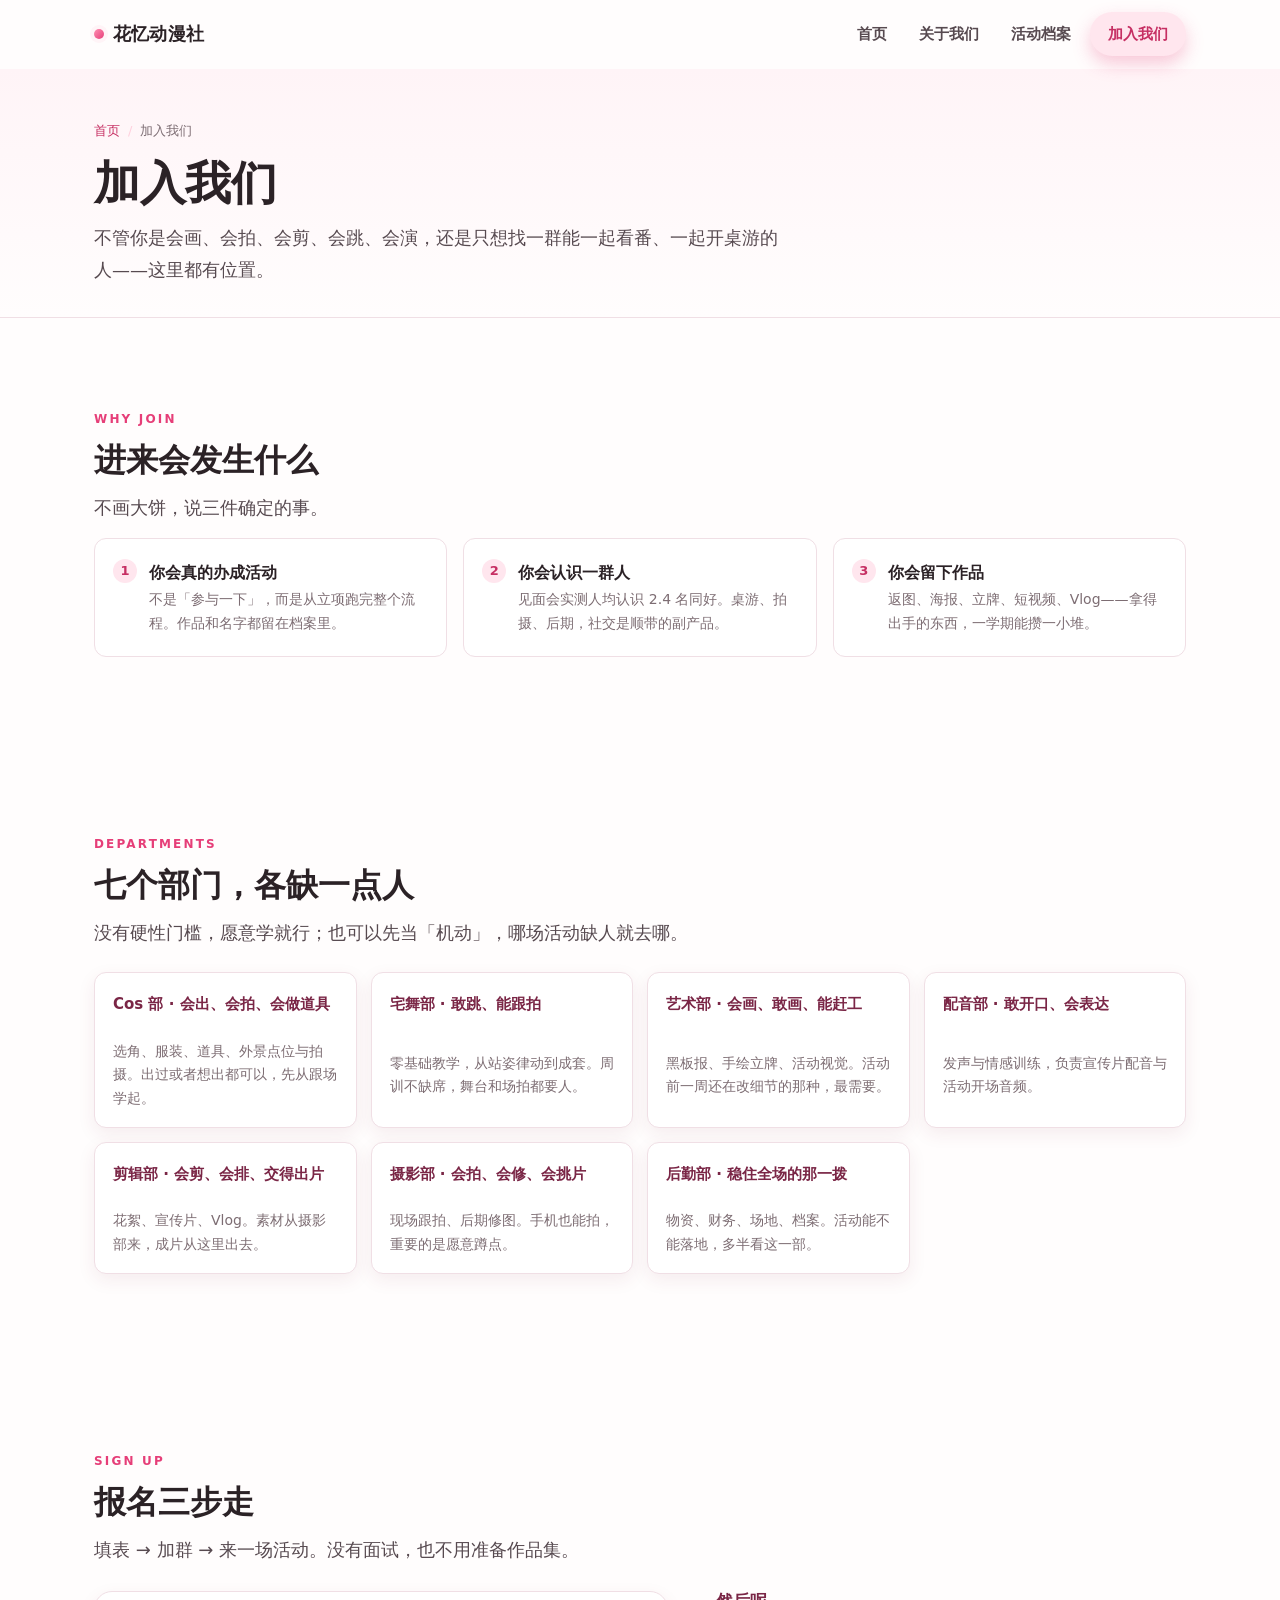
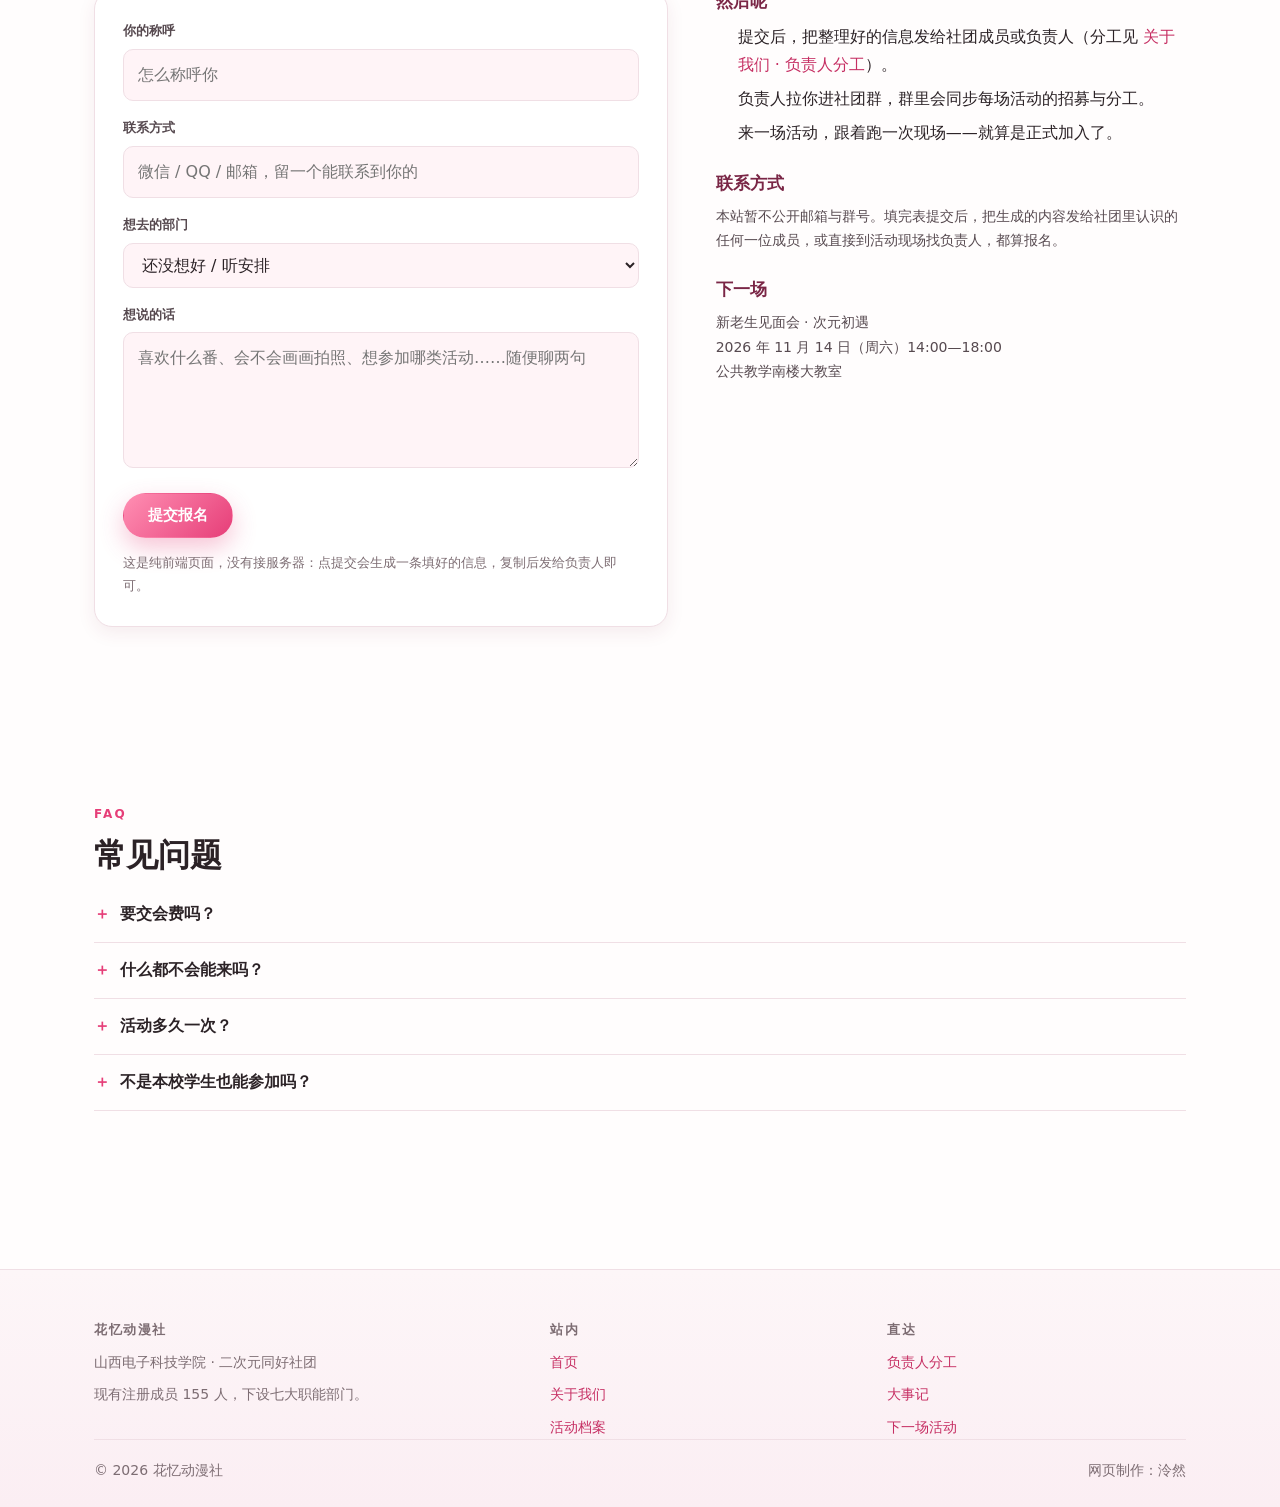
<file: join.html>
<!DOCTYPE html>
<html lang="zh-CN">
<head>
<meta charset="UTF-8">
<meta name="viewport" content="width=device-width, initial-scale=1.0, viewport-fit=cover">
<title>加入我们 · 花忆动漫社</title>
<meta name="description" content="花忆动漫社招新说明：七个部门在招什么、报名三步走、零会费说明，以及下一场新老生见面会的时间地点。">
<meta property="og:type" content="website">
<meta property="og:title" content="加入我们 · 花忆动漫社">
<meta property="og:description" content="七个部门，没有硬性门槛。填表 → 加群 → 来一场活动。">
<meta property="og:image" content="images/og-cover.jpg">
<meta name="theme-color" content="#fff4f7">
<link rel="icon" href="images/og-cover.jpg">
<script>document.documentElement.classList.add('js');</script>
<link rel="stylesheet" href="style.css">
</head>
<body>
<a class="skip-link" href="#main">跳到主要内容</a>

<header class="site-header" id="site-header">
  <div class="container header-inner">
    <a class="brand" href="index.html"><span class="brand-dot" aria-hidden="true"></span>花忆动漫社</a>
    <button class="menu-toggle" id="menu-toggle" aria-expanded="false" aria-controls="site-nav" aria-label="打开导航菜单">☰</button>
    <nav class="site-nav" id="site-nav" aria-label="主导航">
      <ul>
        <li><a href="index.html">首页</a></li>
        <li><a href="about.html">关于我们</a></li>
        <li><a href="activities.html">活动档案</a></li>
        <li><a href="join.html" class="nav-cta is-active" aria-current="page">加入我们</a></li>
      </ul>
    </nav>
  </div>
</header>

<main id="main">

  <section class="page-hero">
    <div class="container">
      <ul class="breadcrumb">
        <li><a href="index.html">首页</a></li>
        <li>加入我们</li>
      </ul>
      <h1>加入我们</h1>
      <p class="lead">不管你是会画、会拍、会剪、会跳、会演，还是只想找一群能一起看番、一起开桌游的人——这里都有位置。</p>
    </div>
  </section>

  <!-- 进来会发生什么 -->
  <section class="section">
    <div class="container">
      <p class="eyebrow">Why join</p>
      <h2>进来会发生什么</h2>
      <p class="lead">不画大饼，说三件确定的事。</p>
      <ol class="steps">
        <li>
          <b>你会真的办成活动</b>
          <p>不是「参与一下」，而是从立项跑完整个流程。作品和名字都留在档案里。</p>
        </li>
        <li>
          <b>你会认识一群人</b>
          <p>见面会实测人均认识 2.4 名同好。桌游、拍摄、后期，社交是顺带的副产品。</p>
        </li>
        <li>
          <b>你会留下作品</b>
          <p>返图、海报、立牌、短视频、Vlog——拿得出手的东西，一学期能攒一小堆。</p>
        </li>
      </ol>
    </div>
  </section>

  <!-- 七个部门 -->
  <section class="section section-alt" id="departments">
    <div class="container">
      <p class="eyebrow">Departments</p>
      <h2>七个部门，各缺一点人</h2>
      <p class="lead">没有硬性门槛，愿意学就行；也可以先当「机动」，哪场活动缺人就去哪。</p>
      <div class="dept-grid">
        <article class="dept">
          <b>Cos 部 · 会出、会拍、会做道具</b>
          <p>选角、服装、道具、外景点位与拍摄。出过或者想出都可以，先从跟场学起。</p>
        </article>
        <article class="dept">
          <b>宅舞部 · 敢跳、能跟拍</b>
          <p>零基础教学，从站姿律动到成套。周训不缺席，舞台和场拍都要人。</p>
        </article>
        <article class="dept">
          <b>艺术部 · 会画、敢画、能赶工</b>
          <p>黑板报、手绘立牌、活动视觉。活动前一周还在改细节的那种，最需要。</p>
        </article>
        <article class="dept">
          <b>配音部 · 敢开口、会表达</b>
          <p>发声与情感训练，负责宣传片配音与活动开场音频。</p>
        </article>
        <article class="dept">
          <b>剪辑部 · 会剪、会排、交得出片</b>
          <p>花絮、宣传片、Vlog。素材从摄影部来，成片从这里出去。</p>
        </article>
        <article class="dept">
          <b>摄影部 · 会拍、会修、会挑片</b>
          <p>现场跟拍、后期修图。手机也能拍，重要的是愿意蹲点。</p>
        </article>
        <article class="dept">
          <b>后勤部 · 稳住全场的那一拨</b>
          <p>物资、财务、场地、档案。活动能不能落地，多半看这一部。</p>
        </article>
      </div>
    </div>
  </section>

  <!-- 报名 -->
  <section class="section" id="signup">
    <div class="container">
      <p class="eyebrow">Sign up</p>
      <h2>报名三步走</h2>
      <p class="lead">填表 → 加群 → 来一场活动。没有面试，也不用准备作品集。</p>

      <div class="signup">
        <form class="join-form" id="join-form" data-mailto="" novalidate>
          <label class="field">
            <span>你的称呼</span>
            <input id="name" name="name" type="text" placeholder="怎么称呼你" autocomplete="nickname" required>
          </label>
          <label class="field">
            <span>联系方式</span>
            <input id="contact" name="contact" type="text" placeholder="微信 / QQ / 邮箱，留一个能联系到你的" autocomplete="off" required>
          </label>
          <label class="field">
            <span>想去的部门</span>
            <select id="dept" name="dept">
              <option value="还没想好 / 听安排">还没想好 / 听安排</option>
              <option>Cos 部</option>
              <option>宅舞部</option>
              <option>艺术部</option>
              <option>配音部</option>
              <option>剪辑部</option>
              <option>摄影部</option>
              <option>后勤部</option>
            </select>
          </label>
          <label class="field">
            <span>想说的话</span>
            <textarea id="message" name="message" placeholder="喜欢什么番、会不会画画拍照、想参加哪类活动……随便聊两句" rows="4"></textarea>
          </label>
          <button class="btn btn-primary" type="submit">提交报名</button>
          <p class="form-note" id="form-note" role="status" aria-live="polite"></p>
          <p class="small-note">这是纯前端页面，没有接服务器：点提交会生成一条填好的信息，复制后发给负责人即可。</p>
        </form>

        <aside class="signup-aside">
          <h3>然后呢</h3>
          <ul class="ticks">
            <li>提交后，把整理好的信息发给社团成员或负责人（分工见 <a href="about.html#team">关于我们 · 负责人分工</a>）。</li>
            <li>负责人拉你进社团群，群里会同步每场活动的招募与分工。</li>
            <li>来一场活动，跟着跑一次现场——就算是正式加入了。</li>
          </ul>

          <h3>联系方式</h3>
          <p class="small-note">本站暂不公开邮箱与群号。填完表提交后，把生成的内容发给社团里认识的任何一位成员，或直接到活动现场找负责人，都算报名。</p>

          <h3>下一场</h3>
          <p>新老生见面会 · 次元初遇<br>2026 年 11 月 14 日（周六）14:00—18:00<br>公共教学南楼大教室</p>
        </aside>
      </div>
    </div>
  </section>

  <!-- 常见问题 -->
  <section class="section section-alt">
    <div class="container">
      <p class="eyebrow">FAQ</p>
      <h2>常见问题</h2>
      <div class="faq">
        <details>
          <summary>要交会费吗？</summary>
          <p>不要。本社团绝不向社员收取任何形式的会费，活动经费来自学校划拨的社团活动经费与合规的校外赞助。</p>
        </details>
        <details>
          <summary>什么都不会能来吗？</summary>
          <p>能。社团支持跨部门参与，各部门都有零基础教学；你也可以先当机动，哪场活动缺人去哪。</p>
        </details>
        <details>
          <summary>活动多久一次？</summary>
          <p>每周有线下动漫分享会，各部门定期开技能培训课；大型活动一学年十余场，比如漫展、桌游嘉年华、见面会、校园寻春。</p>
        </details>
        <details>
          <summary>不是本校学生也能参加吗？</summary>
          <p>校内活动以本校师生为主；漫展等公开活动会有外校同学参与，具体看每场活动的说明。</p>
        </details>
      </div>
    </div>
  </section>

</main>

<footer class="site-footer">
  <div class="container">
    <div class="footer-grid">
      <div>
        <h4>花忆动漫社</h4>
        <p>山西电子科技学院 · 二次元同好社团</p>
        <p>现有注册成员 155 人，下设七大职能部门。</p>
      </div>
      <div>
        <h4>站内</h4>
        <ul>
          <li><a href="index.html">首页</a></li>
          <li><a href="about.html">关于我们</a></li>
          <li><a href="activities.html">活动档案</a></li>
          </ul>
      </div>
      <div>
        <h4>直达</h4>
        <ul>
          <li><a href="about.html#team">负责人分工</a></li>
          <li><a href="about.html#timeline">大事记</a></li>
          <li><a href="activities.html#next">下一场活动</a></li>
        </ul>
      </div>
    </div>
    <p class="footer-bottom"><span>© 2026 花忆动漫社</span><span>网页制作：泠然</span></p>
  </div>
</footer>

<button class="to-top" id="to-top" aria-label="回到顶部">↑</button>

<script src="script.js" defer></script>
</body>
</html>
</file>
<file: style.css>
/* ============================================================
   花忆动漫社 · 站点样式
   结构：tokens → 基础 → 通用组件 → 各页 → 响应式 → 打印
   ============================================================ */

/* ---------- 1. tokens ---------- */
:root {
  --pink-50: #fff4f7;
  --pink-100: #ffe6ee;
  --pink-200: #ffd0dd;
  --pink-400: #ff8fb3;
  --pink-600: #e63e78;
  --pink-700: #c62f63;   /* 正文链接用这个，对比度 5.2:1 */
  --pink-900: #7a2646;

  --ink: #2b2226;
  --ink-soft: #574a50;
  --muted: #7d6d73;
  --line: #f0dfe5;
  --bg: #fffdfd;
  --bg-alt: #fdf6f8;
  --white: #fff;

  --header-h: 68px;
  --wrap: 1140px;
  --radius: 18px;
  --radius-sm: 12px;
  --shadow-sm: 0 6px 18px rgba(122, 38, 70, .08);
  --shadow: 0 14px 38px rgba(122, 38, 70, .13);
  --ease: cubic-bezier(.22, .61, .36, 1);
  --font: "PingFang SC", "Microsoft YaHei", "Hiragino Sans GB", system-ui, -apple-system, "Segoe UI", sans-serif;
}

/* ---------- 2. 基础 ---------- */
*,
*::before,
*::after { box-sizing: border-box; }

html {
  scroll-behavior: smooth;
  -webkit-text-size-adjust: 100%;
}

body {
  margin: 0;
  background: var(--bg);
  color: var(--ink);
  font-family: var(--font);
  font-size: 16px;
  line-height: 1.75;
  overflow-x: hidden;
}

img { max-width: 100%; height: auto; display: block; }

h1, h2, h3, h4 { line-height: 1.25; color: var(--ink); }
h1 { font-size: clamp(30px, 4.6vw, 46px); margin: 0 0 14px; letter-spacing: -.01em; }
h2 { font-size: clamp(23px, 3vw, 32px); margin: 0 0 12px; }
h3 { font-size: 18px; margin: 0 0 8px; }

p { margin: 0 0 14px; }

a { color: var(--pink-700); text-decoration: none; }
a:hover { text-decoration: underline; }

:focus-visible {
  outline: 3px solid var(--pink-600);
  outline-offset: 3px;
  border-radius: 4px;
}

.skip-link {
  position: absolute;
  left: 12px;
  top: -60px;
  z-index: 100;
  padding: 10px 18px;
  background: var(--pink-600);
  color: #fff;
  border-radius: 0 0 10px 10px;
  transition: top .2s var(--ease);
}
.skip-link:focus { top: 0; text-decoration: none; }

.sr-only {
  position: absolute; width: 1px; height: 1px;
  padding: 0; margin: -1px; overflow: hidden;
  clip: rect(0 0 0 0); white-space: nowrap; border: 0;
}

.container {
  width: 100%;
  max-width: var(--wrap);
  margin: 0 auto;
  padding: 0 24px;
}

.section { padding: clamp(52px, 7vw, 86px) 0; }
.section--alt { background: var(--bg-alt); }
.section--tight { padding: clamp(34px, 4vw, 52px) 0; }

.section-head { max-width: 640px; margin: 0 0 clamp(26px, 3.4vw, 40px); }
.section-head.center { margin-left: auto; margin-right: auto; text-align: center; }
.section-head h2 { margin-bottom: 8px; }
.section-head p { color: var(--muted); margin: 0; }

.eyebrow {
  display: inline-block;
  margin: 0 0 10px;
  font-size: 12px;
  letter-spacing: .18em;
  text-transform: uppercase;
  color: var(--pink-600);
  font-weight: 700;
}

.lead { font-size: clamp(16px, 1.5vw, 18px); color: var(--ink-soft); }

/* ---------- 3. 头部与导航 ---------- */
.site-header {
  position: sticky;
  top: 0;
  z-index: 40;
  background: rgba(255, 253, 253, .82);
  backdrop-filter: saturate(180%) blur(14px);
  -webkit-backdrop-filter: saturate(180%) blur(14px);
  border-bottom: 1px solid transparent;
  transition: border-color .25s var(--ease), box-shadow .25s var(--ease);
}
.site-header.is-scrolled {
  border-bottom-color: var(--line);
  box-shadow: 0 6px 20px rgba(122, 38, 70, .06);
}

.header-inner {
  min-height: var(--header-h);
  display: flex;
  align-items: center;
  justify-content: space-between;
  gap: 18px;
}

.brand {
  display: inline-flex;
  align-items: center;
  gap: 9px;
  font-weight: 800;
  font-size: 18px;
  color: var(--ink);
  letter-spacing: .01em;
}
.brand:hover { text-decoration: none; }
.brand-dot {
  width: 10px; height: 10px;
  border-radius: 50%;
  background: linear-gradient(135deg, var(--pink-400), var(--pink-600));
  box-shadow: 0 0 0 4px var(--pink-50);
}

.site-nav ul {
  display: flex;
  align-items: center;
  gap: 6px;
  margin: 0;
  padding: 0;
  list-style: none;
}
.site-nav a {
  display: inline-block;
  padding: 8px 13px;
  border-radius: 999px;
  color: var(--ink-soft);
  font-size: 15px;
  font-weight: 600;
  transition: background .2s var(--ease), color .2s var(--ease);
}
.site-nav a:hover { background: var(--pink-50); color: var(--pink-700); text-decoration: none; }
.site-nav a.is-active { color: var(--pink-700); background: var(--pink-100); }
.site-nav .nav-cta {
  background: linear-gradient(135deg, var(--pink-400), var(--pink-600));
  color: #fff;
  padding: 9px 18px;
  box-shadow: 0 8px 18px rgba(230, 62, 120, .28);
}
.site-nav .nav-cta:hover { color: #fff; background: linear-gradient(135deg, var(--pink-600), var(--pink-700)); }

.menu-toggle {
  display: none;
  width: 42px; height: 42px;
  border: 1px solid var(--line);
  border-radius: 12px;
  background: #fff;
  color: var(--pink-700);
  font-size: 18px;
  cursor: pointer;
}

/* ---------- 4. 按钮 ---------- */
.btn {
  display: inline-flex;
  align-items: center;
  gap: 8px;
  padding: 12px 24px;
  border-radius: 999px;
  border: 1px solid transparent;
  font-size: 15px;
  font-weight: 700;
  cursor: pointer;
  transition: transform .2s var(--ease), box-shadow .2s var(--ease), background .2s var(--ease);
}
.btn:hover { text-decoration: none; transform: translateY(-1px); }
.btn-primary {
  background: linear-gradient(135deg, var(--pink-400), var(--pink-600));
  color: #fff;
  box-shadow: 0 10px 24px rgba(230, 62, 120, .3);
}
.btn-primary:hover { box-shadow: 0 14px 28px rgba(230, 62, 120, .38); }
.btn-ghost {
  background: #fff;
  border-color: var(--line);
  color: var(--ink-soft);
}
.btn-ghost:hover { border-color: var(--pink-200); color: var(--pink-700); }
.btn-row { display: flex; flex-wrap: wrap; gap: 12px; margin: 0; }
.link-more { font-weight: 700; }

/* ---------- 5. 首页首屏 ---------- */
.hero { padding: clamp(38px, 5.4vw, 72px) 0 clamp(46px, 6vw, 78px); }
.hero-grid {
  display: grid;
  grid-template-columns: minmax(0, 1fr) minmax(0, .94fr);
  gap: clamp(28px, 4vw, 56px);
  align-items: center;
}
.hero-copy h1 { font-size: clamp(34px, 5.2vw, 54px); margin-bottom: 14px; }
.hero-copy .lead { max-width: 34ch; margin-bottom: 24px; }
.hero-facts {
  display: flex;
  flex-wrap: wrap;
  gap: 6px 20px;
  margin: 26px 0 0;
  padding: 0;
  list-style: none;
  font-size: 13.5px;
  color: var(--muted);
}
.hero-facts b { color: var(--pink-600); font-size: 17px; margin-right: 4px; }

.hero-collage {
  display: grid;
  grid-template-columns: 1.33fr 1fr;
  grid-template-rows: 1fr 1fr 1.48fr;
  gap: 12px;
  aspect-ratio: 1 / 1.07;
}
.hero-collage figure {
  margin: 0;
  overflow: hidden;
  border-radius: var(--radius-sm);
  box-shadow: var(--shadow-sm);
  background: var(--pink-50);
}
.hero-collage img {
  width: 100%; height: 100%;
  object-fit: cover;
  transition: transform .6s var(--ease);
}
.hc1 { grid-area: 1 / 1 / 3 / 2; }
.hc1 img { object-position: 45% 50%; }
.hc2 { grid-area: 1 / 2 / 2 / 3; }
.hc3 { grid-area: 2 / 2 / 3 / 3; }
.hc4 { grid-area: 3 / 1 / 4 / 3; }
.hc4 img { object-position: 50% 42%; }

/* ---------- 6. 数字条 ---------- */
.stats {
  display: grid;
  grid-template-columns: repeat(4, minmax(0, 1fr));
  gap: 14px;
  margin: 0;
  padding: 0;
  list-style: none;
}
.stats li {
  padding: 22px 18px;
  background: #fff;
  border: 1px solid var(--line);
  border-radius: var(--radius-sm);
  text-align: center;
}
.stats b {
  display: block;
  font-size: clamp(24px, 3vw, 32px);
  color: var(--pink-600);
  line-height: 1.1;
}
.stats span { font-size: 13.5px; color: var(--muted); }

/* ---------- 7. 卡片 ---------- */
.cards {
  display: grid;
  grid-template-columns: repeat(auto-fit, minmax(270px, 1fr));
  gap: 20px;
}
.card {
  position: relative;
  display: flex;
  flex-direction: column;
  background: #fff;
  border: 1px solid var(--line);
  border-radius: var(--radius);
  overflow: hidden;
  box-shadow: var(--shadow-sm);
  color: inherit;
  transition: transform .25s var(--ease), box-shadow .25s var(--ease);
}
.card:hover { transform: translateY(-4px); box-shadow: var(--shadow); text-decoration: none; }
.card figure { margin: 0; aspect-ratio: 4 / 3; overflow: hidden; background: var(--pink-50); }
.card figure img { width: 100%; height: 100%; object-fit: cover; transition: transform .5s var(--ease); }
.card:hover figure img { transform: scale(1.04); }
.card-body { padding: 18px 20px 20px; }
.card-body h3 { margin-bottom: 6px; }
.card-body p { margin: 0; font-size: 14.5px; color: var(--muted); }
.card-meta {
  display: flex;
  gap: 10px;
  margin: 0 0 8px;
  font-size: 12.5px;
  color: var(--pink-600);
  font-weight: 700;
  letter-spacing: .02em;
}

/* ---------- 8. 首页简介 / 图片墙 ---------- */
.brief {
  display: grid;
  grid-template-columns: minmax(0, 1.15fr) minmax(0, .85fr);
  gap: clamp(24px, 4vw, 48px);
  align-items: center;
}
.brief figure { margin: 0; border-radius: var(--radius); overflow: hidden; box-shadow: var(--shadow-sm); }
.brief figure img { width: 100%; aspect-ratio: 4 / 3; object-fit: cover; }
.brief dl { margin: 18px 0 0; display: grid; gap: 8px; }
.brief dt { font-size: 12.5px; color: var(--muted); }
.brief dd { margin: 0; font-weight: 700; }

.name-ph {
  display: inline-block;
  padding: 1px 8px;
  border-bottom: 1px dashed var(--pink-400);
  color: var(--pink-700);
  font-weight: 700;
}

.wall {
  display: grid;
  grid-template-columns: repeat(auto-fill, minmax(178px, 1fr));
  grid-auto-rows: 178px;
  gap: 12px;
}
.wall a {
  display: block;
  border-radius: var(--radius-sm);
  overflow: hidden;
  box-shadow: var(--shadow-sm);
  background: var(--pink-50);
}
.wall img { width: 100%; height: 100%; object-fit: cover; transition: transform .5s var(--ease); }
.wall a:hover img { transform: scale(1.04); }
.wall .w2 { grid-column: span 2; }
.wall .h2 { grid-row: span 2; }

/* ---------- 9. 页头（内页） ---------- */
.page-hero {
  padding: clamp(30px, 4vw, 52px) 0 clamp(20px, 3vw, 32px);
  background: linear-gradient(180deg, var(--pink-50), var(--bg));
  border-bottom: 1px solid var(--line);
}
.breadcrumb {
  display: flex;
  gap: 8px;
  margin: 0 0 12px;
  padding: 0;
  list-style: none;
  font-size: 13px;
  color: var(--muted);
}
.breadcrumb li + li::before { content: "/"; margin-right: 8px; color: var(--pink-200); }
.page-hero h1 { margin-bottom: 10px; }
.page-hero .lead { max-width: 60ch; margin: 0; color: var(--ink-soft); }

/* ---------- 10. 活动档案：切换器 ---------- */
.archive {
  display: grid;
  grid-template-columns: 290px minmax(0, 1fr);
  gap: clamp(22px, 3.4vw, 42px);
  align-items: start;
}
.archive-nav {
  position: sticky;
  top: calc(var(--header-h) + 18px);
  display: flex;
  flex-direction: column;
  gap: 8px;
  margin: 0;
  padding: 0;
}
.act-tab {
  display: grid;
  grid-template-columns: auto 1fr auto;
  align-items: baseline;
  gap: 10px;
  padding: 14px 16px;
  border: 1px solid var(--line);
  border-radius: var(--radius-sm);
  background: #fff;
  color: var(--ink-soft);
  text-align: left;
  cursor: pointer;
  font: inherit;
  transition: border-color .2s var(--ease), background .2s var(--ease), transform .2s var(--ease);
}
.act-tab:hover { border-color: var(--pink-200); transform: translateX(2px); text-decoration: none; }
.act-tab .no { font-size: 12px; font-weight: 800; color: var(--pink-400); letter-spacing: .06em; }
.act-tab .t { font-weight: 700; color: var(--ink); }
.act-tab .d { font-size: 12px; color: var(--muted); }
.act-tab.is-active {
  border-color: var(--pink-400);
  background: linear-gradient(135deg, var(--pink-50), #fff);
  box-shadow: var(--shadow-sm);
}
.act-tab.is-active .no { color: var(--pink-600); }

.act-panel { display: none; }
.act-panel.is-active { display: block; }
.js .act-panel { display: none; }
.js .act-panel.is-active { display: block; }

.panel-head { margin-bottom: 22px; }
.panel-no { font-size: 12.5px; font-weight: 800; letter-spacing: .12em; color: var(--pink-600); margin: 0 0 8px; }
.panel-head h2 { margin-bottom: 10px; }
.panel-quote {
  margin: 0;
  padding: 12px 18px;
  border-left: 3px solid var(--pink-200);
  background: var(--pink-50);
  border-radius: 0 var(--radius-sm) var(--radius-sm) 0;
  color: var(--pink-900);
  font-size: 15px;
}

.act-figure { margin: 0 0 24px; border-radius: var(--radius); overflow: hidden; box-shadow: var(--shadow-sm); }
.act-figure img { width: 100%; height: auto; }
.act-figure figcaption {
  padding: 10px 16px;
  font-size: 13px;
  color: var(--muted);
  background: #fff;
  border-top: 1px solid var(--line);
}

.fact-list {
  display: grid;
  grid-template-columns: repeat(auto-fit, minmax(150px, 1fr));
  gap: 1px;
  margin: 0 0 26px;
  background: var(--line);
  border: 1px solid var(--line);
  border-radius: var(--radius-sm);
  overflow: hidden;
}
.fact-list > div { padding: 12px 16px; background: #fff; }
.fact-list dt { font-size: 12px; color: var(--muted); }
.fact-list dd { margin: 2px 0 0; font-size: 14.5px; color: var(--ink); }

.act-panel h3 { margin: 26px 0 10px; font-size: 17px; color: var(--pink-900); }
.ticks { margin: 0 0 18px; padding: 0; list-style: none; }
.ticks li { position: relative; padding-left: 22px; margin-bottom: 6px; }
.ticks li::before { position: absolute; left: 0; color: var(--pink-400); font-weight: 700; }
.ticks.keep li::before { content: "◈"; }
.ticks.next li::before { content: "→"; }
.panel-more { margin: 26px 0 0; font-size: 14px; font-weight: 600; }

/* ---------- 11. 时间线 / 下一场 ---------- */
.timeline { position: relative; margin: 0; padding: 0 0 0 22px; list-style: none; }
.timeline::before {
  content: "";
  position: absolute; left: 5px; top: 6px; bottom: 6px;
  width: 2px; background: linear-gradient(180deg, var(--pink-200), transparent);
}
.timeline li { position: relative; margin-bottom: 18px; }
.timeline li::before {
  content: "";
  position: absolute; left: -22px; top: 8px;
  width: 12px; height: 12px;
  border-radius: 50%;
  background: #fff;
  border: 3px solid var(--pink-400);
}
.timeline time { display: block; font-size: 12.5px; color: var(--pink-600); font-weight: 700; }

.next-up {
  display: grid;
  grid-template-columns: minmax(0, 1fr) auto;
  gap: 22px;
  align-items: center;
  padding: clamp(22px, 3vw, 34px);
  border-radius: var(--radius);
  background: linear-gradient(135deg, var(--pink-100), #fff 70%);
  border: 1px solid var(--pink-200);
}
.next-up h3 { margin-bottom: 6px; }
.next-up p { margin: 0; color: var(--ink-soft); }

/* ---------- 12. 关于页 ---------- */
.two-col {
  display: grid;
  grid-template-columns: repeat(auto-fit, minmax(280px, 1fr));
  gap: clamp(20px, 3vw, 40px);
  align-items: center;
}
.two-col figure { margin: 0; border-radius: var(--radius); overflow: hidden; box-shadow: var(--shadow-sm); }
.two-col figure img { width: 100%; aspect-ratio: 4 / 3; object-fit: cover; }
.two-col .stack figure + figure { margin-top: 14px; }

.steps { display: grid; grid-template-columns: repeat(auto-fit, minmax(210px, 1fr)); gap: 16px; margin: 0; padding: 0; list-style: none; counter-reset: step; }
.steps li {
  position: relative;
  padding: 20px 20px 20px 54px;
  background: #fff;
  border: 1px solid var(--line);
  border-radius: var(--radius-sm);
}
.steps li::before {
  counter-increment: step;
  content: counter(step);
  position: absolute; left: 18px; top: 20px;
  width: 24px; height: 24px;
  display: grid; place-items: center;
  border-radius: 50%;
  background: var(--pink-100);
  color: var(--pink-700);
  font-size: 13px;
  font-weight: 800;
}
.steps h3 { font-size: 15.5px; margin-bottom: 4px; }
.steps p { margin: 0; font-size: 14px; color: var(--muted); }

.dept { display: grid; grid-template-columns: repeat(auto-fit, minmax(190px, 1fr)); gap: 16px; }
.dept figure { margin: 0; border-radius: var(--radius-sm); overflow: hidden; background: #fff; border: 1px solid var(--line); }
.dept img { width: 100%; aspect-ratio: 4 / 3; object-fit: cover; }
.dept figcaption { padding: 12px 14px; font-size: 13.5px; color: var(--muted); }
.dept b { display: block; color: var(--ink); font-size: 15px; margin-bottom: 2px; }

.team { display: grid; grid-template-columns: repeat(auto-fit, minmax(240px, 1fr)); gap: 16px; }
.team article {
  padding: 22px;
  border-radius: var(--radius);
  border: 1px solid var(--line);
  background: #fff;
  box-shadow: var(--shadow-sm);
}
.team .role { font-size: 12.5px; letter-spacing: .1em; color: var(--pink-600); font-weight: 800; margin: 0 0 6px; }
.team .duty { margin: 8px 0 0; font-size: 14px; color: var(--muted); }

/* ---------- 13. 影集与灯箱 ---------- */
.gal-group + .gal-group { margin-top: clamp(30px, 4vw, 48px); }
.gal-group h2 { font-size: 20px; margin-bottom: 4px; }
.gal-group .meta { margin: 0 0 14px; font-size: 13px; color: var(--muted); }

.lightbox[hidden] { display: none; }
.lightbox {
  position: fixed;
  inset: 0;
  z-index: 80;
  display: grid;
  place-items: center;
  padding: 24px;
  background: rgba(28, 16, 22, .86);
  backdrop-filter: blur(6px);
}
.lightbox img { max-width: min(1100px, 92vw); max-height: 82vh; border-radius: 8px; box-shadow: 0 20px 60px rgba(0,0,0,.5); }
.lightbox .lb-close {
  position: absolute; top: 18px; right: 18px;
  width: 44px; height: 44px;
  border-radius: 50%;
  border: 1px solid rgba(255,255,255,.35);
  background: rgba(0,0,0,.4);
  color: #fff;
  font-size: 20px;
  cursor: pointer;
}
.lightbox .lb-cap { margin: 14px 0 0; color: #fff; font-size: 14px; text-align: center; max-width: 70ch; }

/* ---------- 14. 加入页 ---------- */
.form-card {
  padding: clamp(22px, 3vw, 34px);
  border-radius: var(--radius);
  border: 1px solid var(--line);
  background: #fff;
  box-shadow: var(--shadow-sm);
  max-width: 620px;
}
.field { display: block; margin-bottom: 16px; }
.field span { display: block; font-size: 13px; font-weight: 700; margin-bottom: 6px; color: var(--ink-soft); }
.field input,
.field textarea,
.field select {
  width: 100%;
  padding: 11px 14px;
  border: 1px solid var(--line);
  border-radius: 10px;
  background: var(--pink-50);
  font: inherit;
  font-size: 15px;
  color: var(--ink);
}
.field textarea { min-height: 120px; resize: vertical; }
.field input:focus-visible,
.field textarea:focus-visible,
.field select:focus-visible { outline: 3px solid var(--pink-400); outline-offset: 1px; }
.form-note { margin: 14px 0 0; font-size: 14px; color: var(--pink-700); }
.form-note.is-error { color: #b3261e; }

.faq { margin: 0; }
.faq details {
  border-bottom: 1px solid var(--line);
  padding: 14px 0;
}
.faq summary {
  cursor: pointer;
  font-weight: 700;
  font-size: 15.5px;
  list-style: none;
}
.faq summary::-webkit-details-marker { display: none; }
.faq summary::before { content: "＋"; color: var(--pink-600); margin-right: 10px; font-weight: 800; }
.faq details[open] summary::before { content: "－"; }
.faq p { margin: 10px 0 0; font-size: 14.5px; color: var(--muted); }

.contact-list { margin: 0; padding: 0; list-style: none; display: grid; gap: 10px; }
.contact-list b { color: var(--ink); }

/* ---------- 15. 页脚 ---------- */
.site-footer {
  margin-top: clamp(40px, 6vw, 72px);
  padding: clamp(34px, 4vw, 52px) 0 26px;
  background: linear-gradient(180deg, var(--bg-alt), #fbeef3);
  border-top: 1px solid var(--line);
}
.footer-grid {
  display: grid;
  grid-template-columns: minmax(0, 1.4fr) repeat(2, minmax(0, 1fr));
  gap: clamp(20px, 3vw, 40px);
}
.site-footer h4 { font-size: 13px; letter-spacing: .12em; color: var(--muted); margin: 0 0 12px; text-transform: uppercase; }
.site-footer p { margin: 0 0 8px; font-size: 14px; color: var(--muted); }
.site-footer ul { margin: 0; padding: 0; list-style: none; display: grid; gap: 8px; font-size: 14px; }
.footer-bottom {
  margin: 26px 0 0;
  padding-top: 18px;
  border-top: 1px solid var(--line);
  display: flex;
  flex-wrap: wrap;
  gap: 10px;
  justify-content: space-between;
  font-size: 13px;
  color: var(--muted);
}

/* ---------- 16. 回到顶部 ---------- */
.to-top {
  position: fixed;
  right: 22px;
  bottom: 22px;
  z-index: 50;
  width: 46px; height: 46px;
  display: grid; place-items: center;
  border-radius: 50%;
  border: 1px solid var(--pink-200);
  background: #fff;
  color: var(--pink-700);
  box-shadow: var(--shadow-sm);
  cursor: pointer;
  opacity: 0;
  visibility: hidden;
  transform: translateY(8px);
  transition: opacity .25s var(--ease), transform .25s var(--ease), visibility .25s;
}
.to-top.is-visible { opacity: 1; visibility: visible; transform: none; }

/* ---------- 17. 进场动画 ---------- */
.reveal { opacity: 0; transform: translateY(14px); transition: opacity .6s var(--ease), transform .6s var(--ease); }
.reveal.is-in { opacity: 1; transform: none; }

@media (prefers-reduced-motion: reduce) {
  html { scroll-behavior: auto; }
  *, *::before, *::after { animation-duration: .001ms !important; transition-duration: .001ms !important; }
  .reveal { opacity: 1; transform: none; }
}

/* ---------- 18. 响应式 ---------- */
@media (max-width: 1000px) {
  .archive { grid-template-columns: 240px minmax(0, 1fr); }
}

@media (max-width: 900px) {
  .hero-grid { grid-template-columns: 1fr; }
  .hero-copy .lead { max-width: none; }
  .hero-collage { aspect-ratio: 1 / 1.05; grid-template-columns: 1.3fr .9fr; }
  .brief { grid-template-columns: 1fr; }
  .brief figure { order: -1; }
  .stats { grid-template-columns: repeat(2, minmax(0, 1fr)); }
  .wall { grid-auto-rows: 150px; grid-template-columns: repeat(auto-fill, minmax(140px, 1fr)); }
  .footer-grid { grid-template-columns: 1fr 1fr; }

  .archive { grid-template-columns: 1fr; }
  .archive-nav {
    position: static;
    flex-direction: row;
    gap: 8px;
    overflow-x: auto;
    padding: 4px 0 12px;
    scroll-snap-type: x mandatory;
    -webkit-overflow-scrolling: touch;
    scrollbar-width: none;
  }
  .archive-nav::-webkit-scrollbar { display: none; }
  .act-tab {
    flex: 0 0 auto;
    grid-template-columns: auto auto;
    gap: 6px;
    scroll-snap-align: start;
    padding: 10px 14px;
    white-space: nowrap;
  }
  .act-tab .d { display: none; }
  .next-up { grid-template-columns: 1fr; }
}

@media (max-width: 760px) {
  .site-nav {
    position: absolute;
    left: 0; right: 0;
    top: var(--header-h);
    display: none;
    padding: 12px 18px 20px;
    background: #fff;
    border-bottom: 1px solid var(--line);
    box-shadow: var(--shadow);
  }
  .site-nav.is-open { display: block; }
  .site-nav ul { flex-direction: column; align-items: stretch; gap: 4px; }
  .site-nav a { padding: 12px 14px; border-radius: 10px; }
  .nav-cta { text-align: center; }
  .menu-toggle { display: inline-grid; place-items: center; }
}

@media (max-width: 560px) {
  .hero-collage { aspect-ratio: auto; grid-template-columns: 1fr 1fr; grid-template-rows: auto auto; gap: 8px; }
  .hero-collage figure { aspect-ratio: 1 / 1; }
  .hc1, .hc2, .hc3, .hc4 { grid-area: auto; grid-column: auto; grid-row: auto; aspect-ratio: 1 / 1; }
  .hc1 img, .hc4 img { object-position: 50% 50%; }
  .wall { grid-auto-rows: 132px; grid-template-columns: repeat(2, minmax(0, 1fr)); }
  .wall .w2, .wall .h2 { grid-column: span 1; grid-row: span 1; }
  .footer-grid { grid-template-columns: 1fr; }
  .btn { width: 100%; justify-content: center; }
  .btn-row { flex-direction: column; }
}

/* ---------- 19. 打印 ---------- */
@media print {
  .site-header, .to-top, .menu-toggle, .archive-nav, .site-footer, .skip-link { display: none !important; }
  .js .act-panel { display: block !important; }
  .act-panel { break-inside: avoid; }
  body { background: #fff; color: #000; }
  .hero-collage, .wall { break-inside: avoid; }
}

/* ---------- 20. 组件补充（七个部门 / 报名 / 影集分组） ---------- */
.dept-grid {
  display: grid;
  grid-template-columns: repeat(auto-fit, minmax(240px, 1fr));
  gap: 14px;
  margin-top: 24px;
}
.dept-grid .dept {
  background: var(--white);
  border: 1px solid var(--line);
  border-radius: var(--radius-sm);
  padding: 18px 18px 16px;
  box-shadow: var(--shadow-sm);
}
.dept-grid .dept b { display: block; color: var(--pink-900); font-size: 15px; margin-bottom: 6px; }
.dept-grid .dept p { margin: 0; font-size: 14px; color: var(--muted); line-height: 1.7; }

.gal-section + .gal-section { padding-top: 0; }
.gal-meta { font-size: 13px; color: var(--muted); margin: -2px 0 18px; }
.wall--preview { margin-top: 22px; }

.signup {
  display: grid;
  grid-template-columns: minmax(0, 1fr) minmax(0, .82fr);
  gap: clamp(24px, 4vw, 48px);
  align-items: start;
  margin-top: 26px;
}
.join-form {
  background: var(--white);
  border: 1px solid var(--line);
  border-radius: var(--radius);
  padding: clamp(18px, 3vw, 28px);
  box-shadow: var(--shadow-sm);
}
.signup-aside h3 { margin: 0 0 10px; font-size: 17px; color: var(--pink-900); }
.signup-aside h3:not(:first-child) { margin-top: 26px; }
.signup-aside p { margin: 0 0 10px; font-size: 14px; color: var(--ink-soft); }
.tbd { color: var(--pink-600); font-weight: 700; }
.small-note { font-size: 13px; color: var(--muted); line-height: 1.75; margin: 10px 0 0; }
.center-more { text-align: center; margin: 28px 0 0; }
.cta-card {
  display: grid;
  grid-template-columns: minmax(0, 1fr) auto;
  gap: clamp(20px, 4vw, 44px);
  align-items: center;
  background: var(--white);
  border: 1px solid var(--line);
  border-radius: var(--radius);
  padding: clamp(22px, 4vw, 38px);
  box-shadow: var(--shadow-sm);
}
.cta-actions { display: flex; flex-direction: column; gap: 12px; min-width: 190px; }
.two-col-media { display: grid; gap: 16px; }
.two-col-media figure { margin: 0; }
.two-col-media figcaption { font-size: 13px; color: var(--muted); margin-top: 8px; }
.contact-list { list-style: none; margin: 0 0 12px; padding: 0; }
.contact-list li { font-size: 14px; color: var(--ink-soft); margin-bottom: 8px; }
.timeline .is-next time { color: var(--pink-600); }

/* ---------- 21. 移动端 / iOS / 安卓 ---------- */
html {
  -webkit-text-size-adjust: 100%;
  text-size-adjust: 100%;
}
body { overscroll-behavior-y: contain; }

.btn,
.act-tab,
.menu-toggle,
.to-top,
.pick a { touch-action: manipulation; -webkit-tap-highlight-color: transparent; }
.btn { min-height: 44px; }
.act-tab { min-height: 44px; }
.menu-toggle { min-width: 44px; min-height: 44px; }

/* iOS 刘海与底部 home indicator */
.site-header { padding-top: env(safe-area-inset-top, 0px); }
.container {
  padding-left: max(24px, env(safe-area-inset-left, 0px));
  padding-right: max(24px, env(safe-area-inset-right, 0px));
}
.site-footer { padding-bottom: calc(16px + env(safe-area-inset-bottom, 0px)); }
.lightbox {
  padding: calc(20px + env(safe-area-inset-top, 0px)) max(14px, env(safe-area-inset-right, 0px))
           calc(20px + env(safe-area-inset-bottom, 0px)) max(14px, env(safe-area-inset-left, 0px));
}
.lightbox .lb-close { top: calc(10px + env(safe-area-inset-top, 0px)); right: max(10px, env(safe-area-inset-right, 0px)); }

/* iOS 输入框不自动放大 */
.field input,
.field select,
.field textarea { font-size: 16px; }

@media (max-width: 900px) {
  .signup { grid-template-columns: 1fr; }
  .cta-card { grid-template-columns: 1fr; }
  .cta-actions { flex-direction: row; flex-wrap: wrap; min-width: 0; }
  .two-col-media { grid-template-columns: 1fr 1fr; }
}

@media (max-width: 760px) {
  .container { padding-left: max(18px, env(safe-area-inset-left, 0px)); padding-right: max(18px, env(safe-area-inset-right, 0px)); }
  .signup-aside h3:not(:first-child) { margin-top: 20px; }
  .dept-grid { grid-template-columns: repeat(auto-fit, minmax(200px, 1fr)); }
  .gal-section + .gal-section { padding-top: 0; }
  .hero-collage { margin-top: 8px; }
}

@media (max-width: 560px) {
  .dept-grid { grid-template-columns: 1fr; }
  .two-col-media { grid-template-columns: 1fr; }
  .stats .stat b { font-size: 24px; }
  .cta-actions { flex-direction: column; }
  .cta-actions .btn { width: 100%; }
}

/* 横屏矮屏（手机横放） */
@media (max-height: 480px) and (orientation: landscape) {
  .hero { padding-top: 28px; padding-bottom: 34px; }
  .page-hero { padding-top: calc(var(--header-h) + 24px); padding-bottom: 26px; }
}

/* .stats 作为容器时保留居中与左右留白 */
.container.stats { margin: 0 auto; padding: 0 24px; }
@media (max-width: 760px) { .container.stats { padding: 0 18px; } }

/* ---------- 活动档案：无配图场次的说明行 ---------- */
.panel-note {
  margin: 14px 0 0;
  padding: 12px 14px;
  font-size: 14px;
  color: var(--ink-3);
  background: var(--pink-50);
  border-radius: var(--radius-sm);
}


/* ---------- 首页：最近在做什么（图文两栏） ---------- */
.picks {
  display: grid;
  gap: 44px;
  margin-top: 34px;
}
.pick a {
  display: grid;
  grid-template-columns: minmax(0, .9fr) minmax(0, 1fr);
  gap: 36px;
  align-items: center;
  color: inherit;
  text-decoration: none;
}
.pick img {
  aspect-ratio: 16 / 10;
  object-fit: cover;
  width: 100%;
}
.pick-body { min-width: 0; }
.pick-meta {
  margin: 0 0 8px;
  font-size: 13px;
  letter-spacing: .06em;
  color: var(--ink-3);
}
.pick h3 {
  margin: 0 0 10px;
  font-size: clamp(20px, 2.1vw, 26px);
  line-height: 1.35;
}
.pick-body > p:not(.pick-meta) {
  margin: 0 0 12px;
  color: var(--ink-2);
  font-size: 15px;
  line-height: 1.85;
}
.pick-more { font-size: 14px; color: var(--pink-600); }
.pick a:hover .pick-more { text-decoration: underline; }
@media (max-width: 820px) {
  .picks { gap: 32px; }
  .pick a { grid-template-columns: 1fr; gap: 16px; }
  .pick img { aspect-ratio: 16 / 9; }
}
</file>
